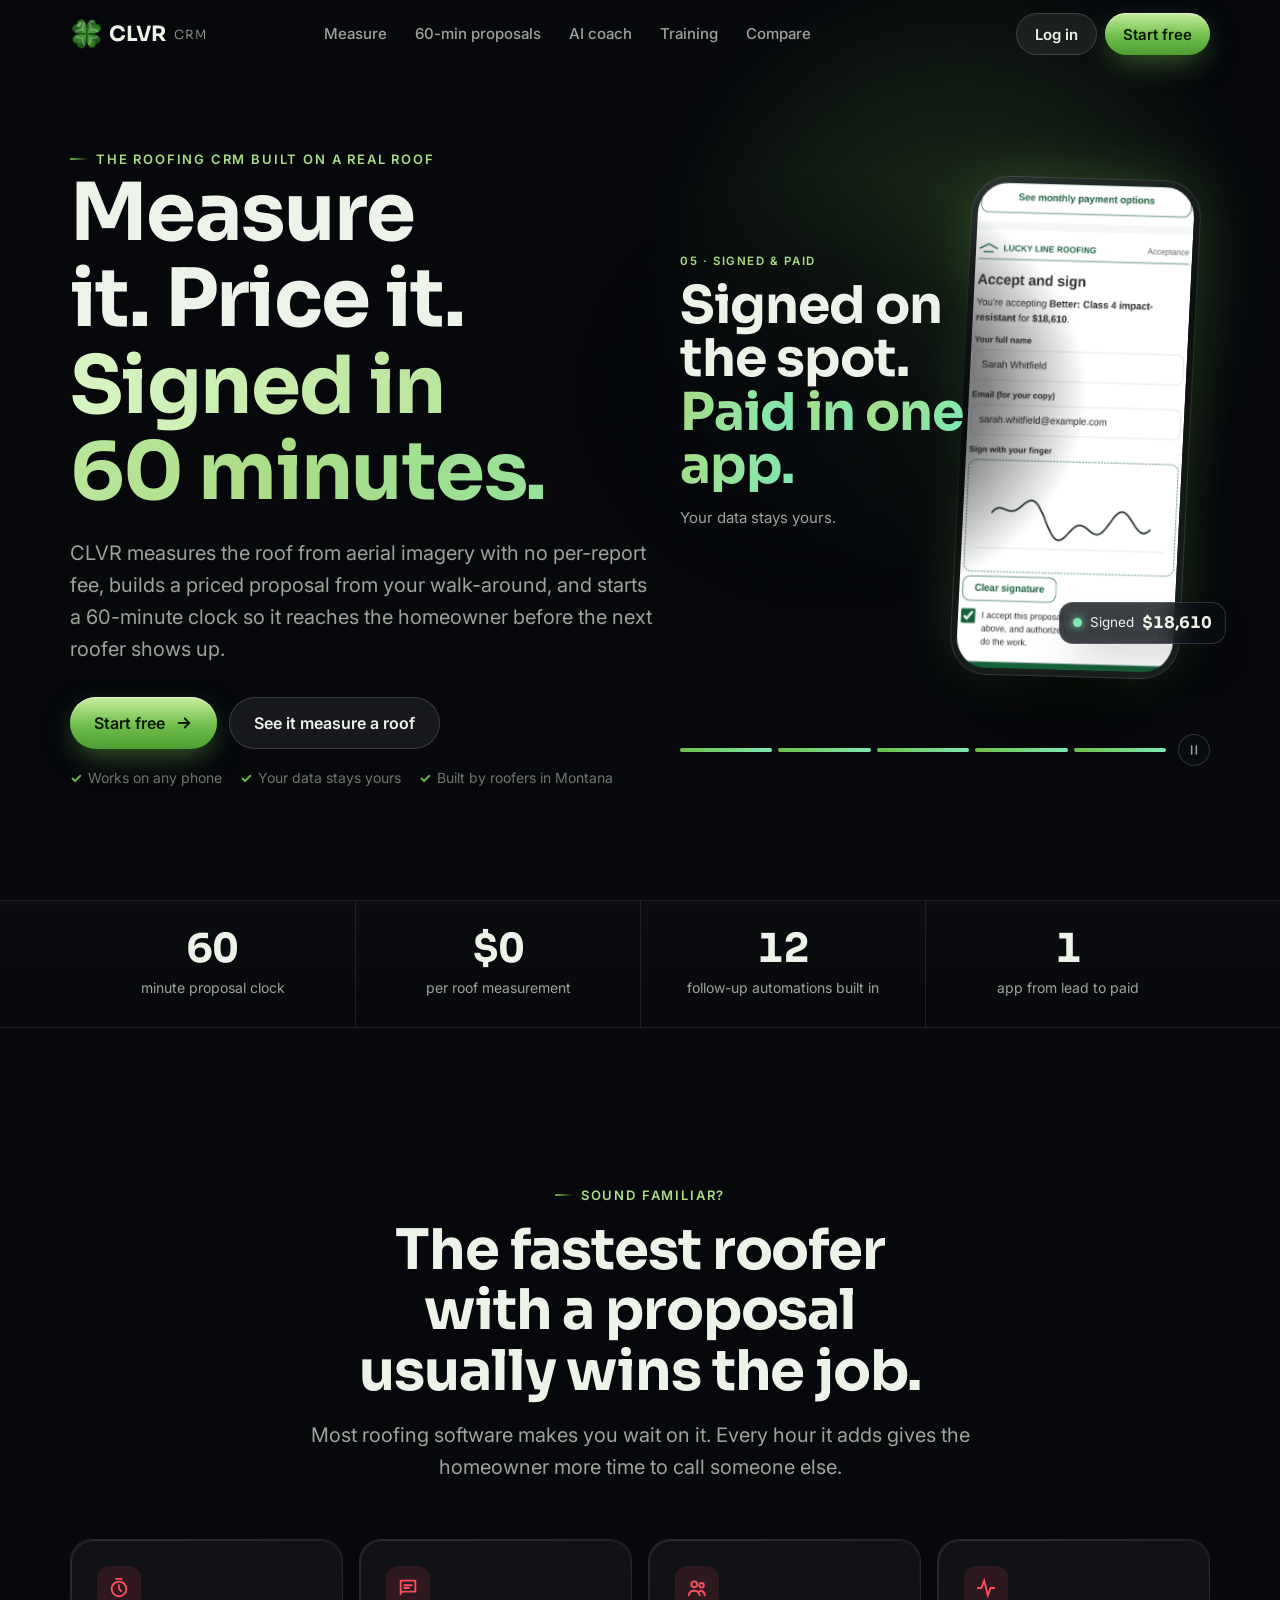
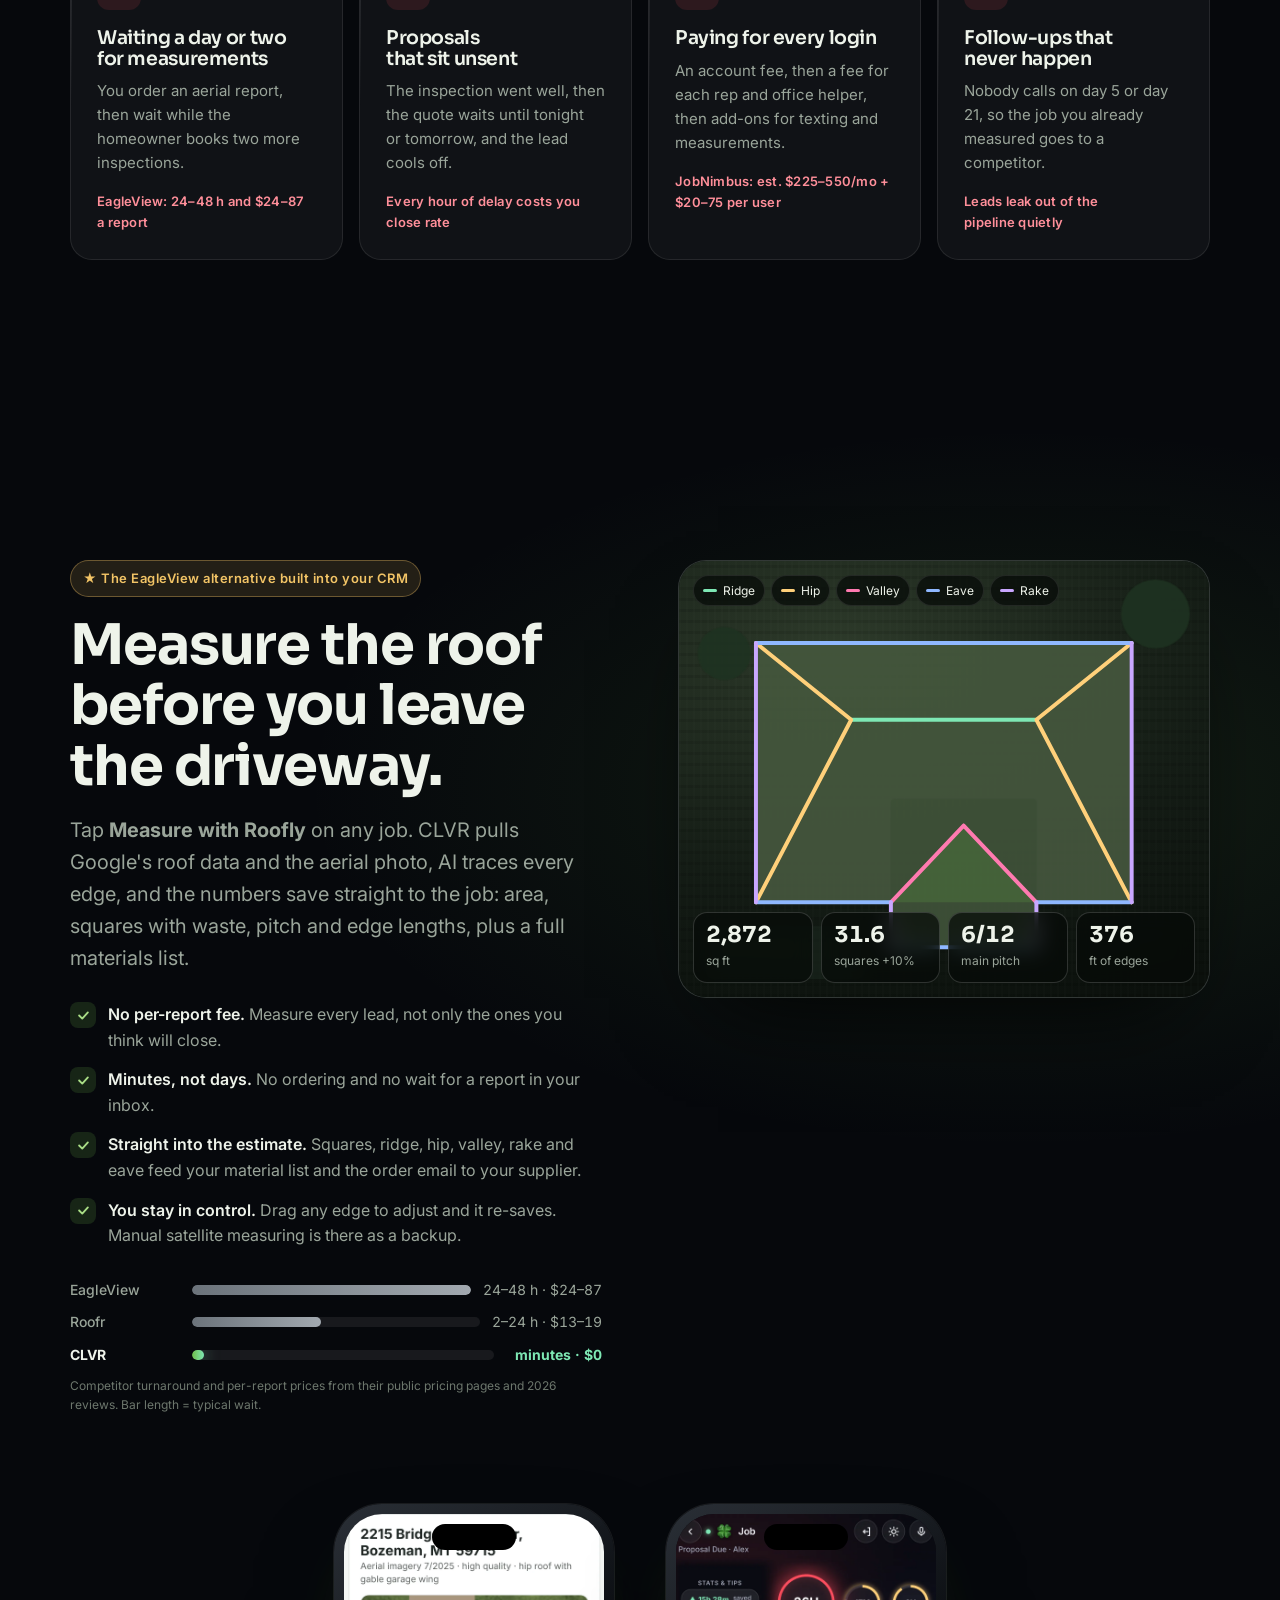
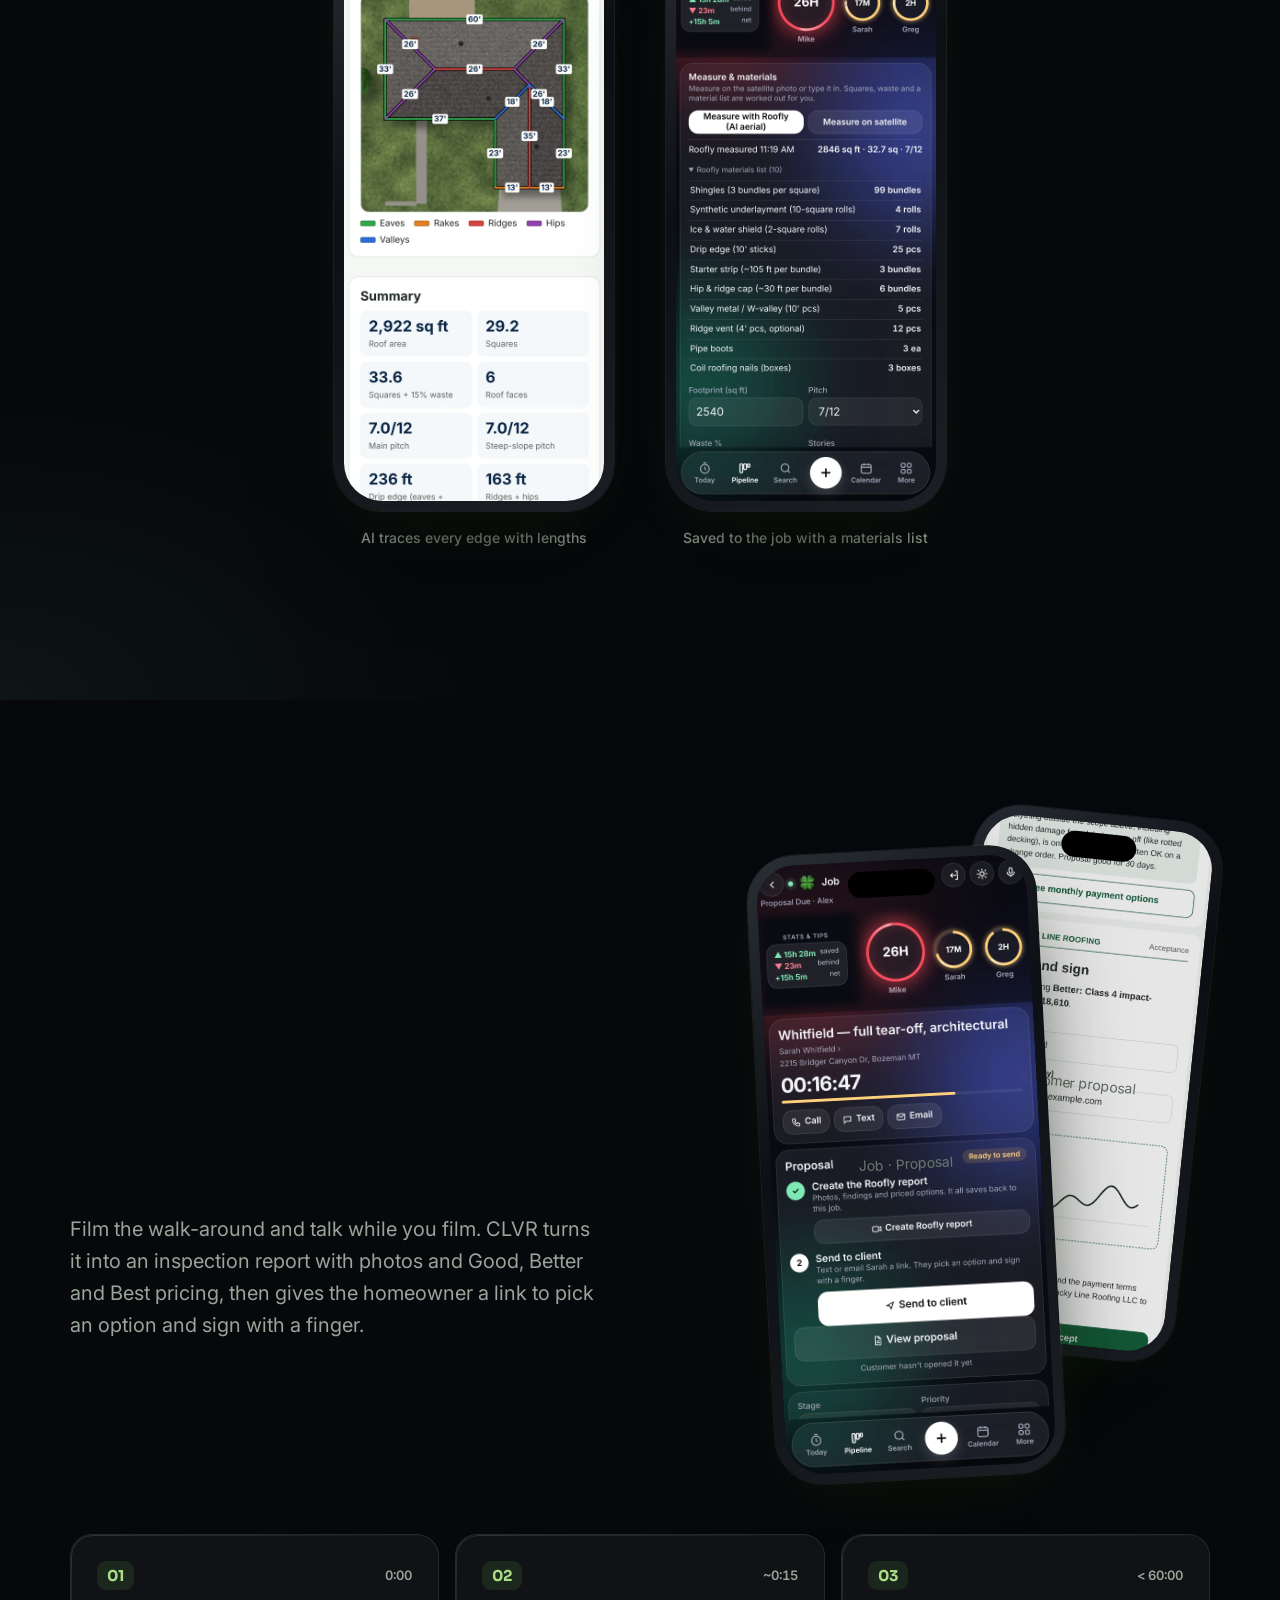
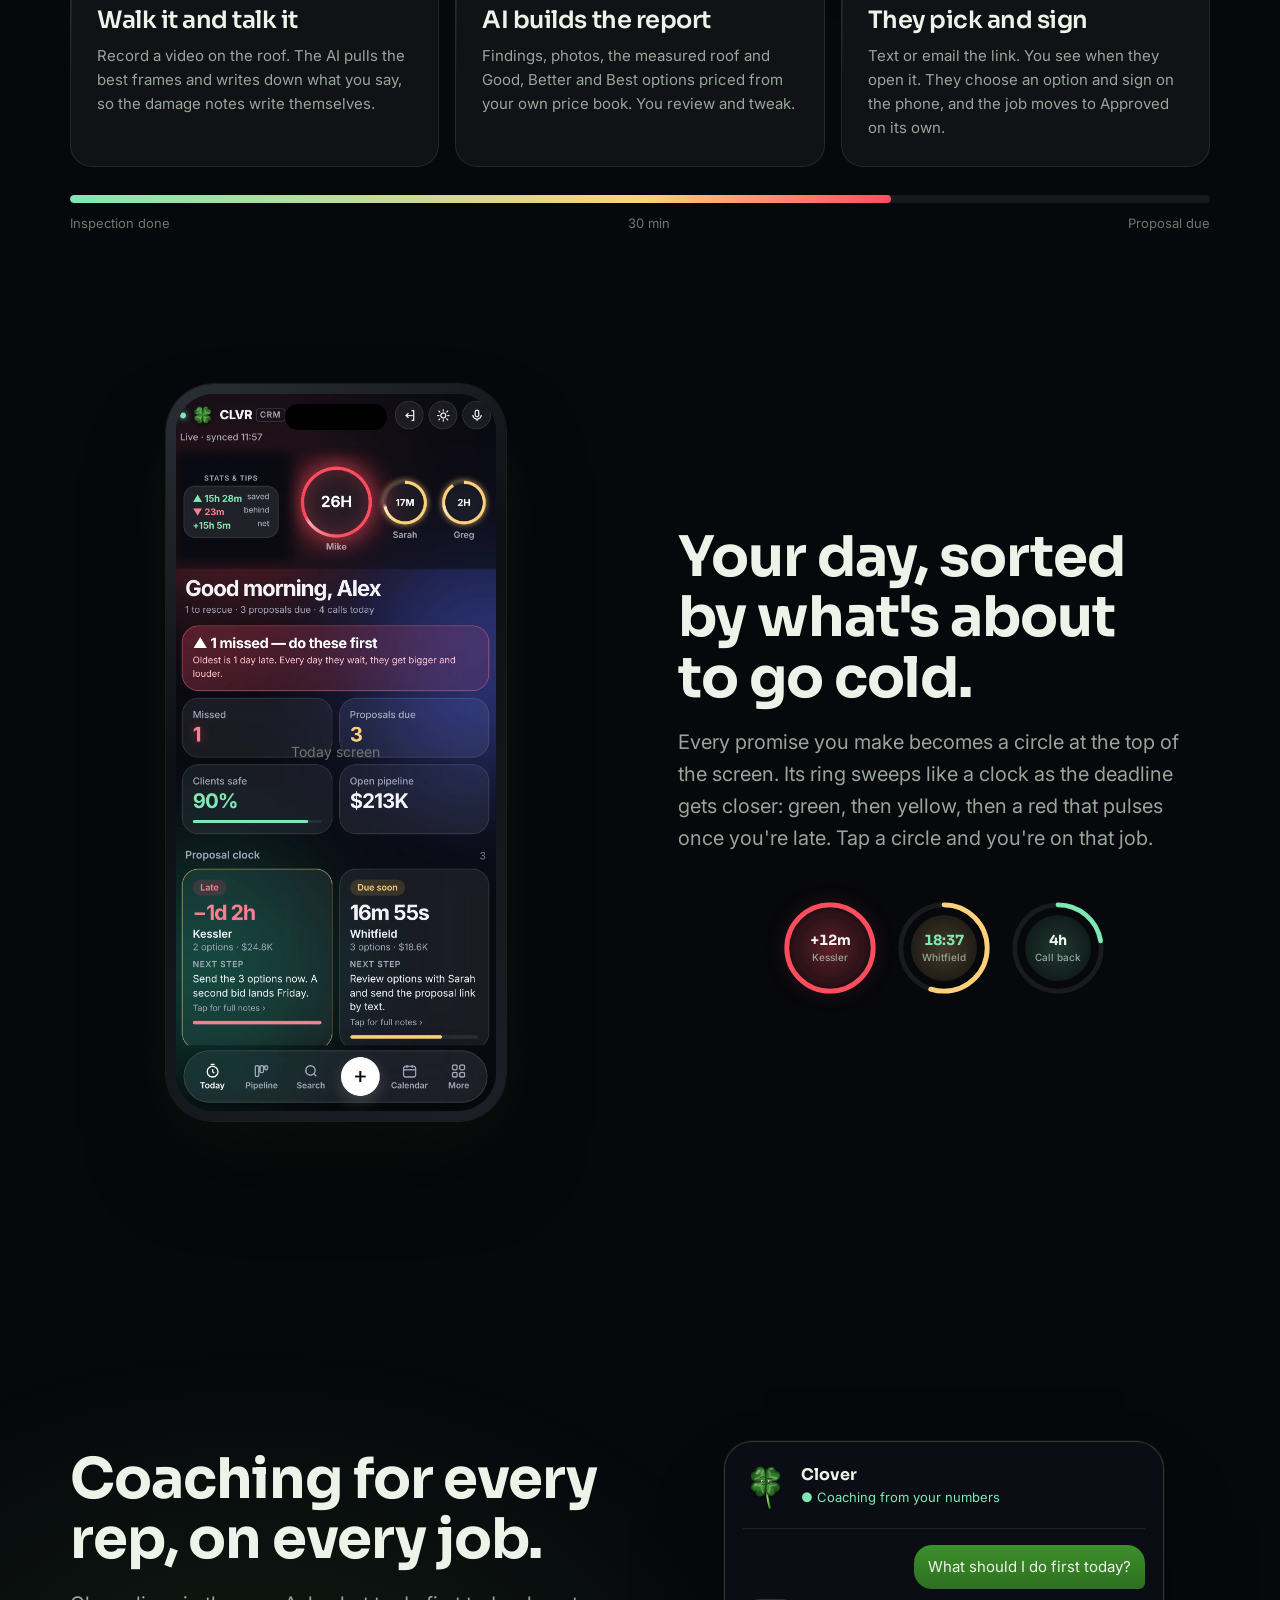
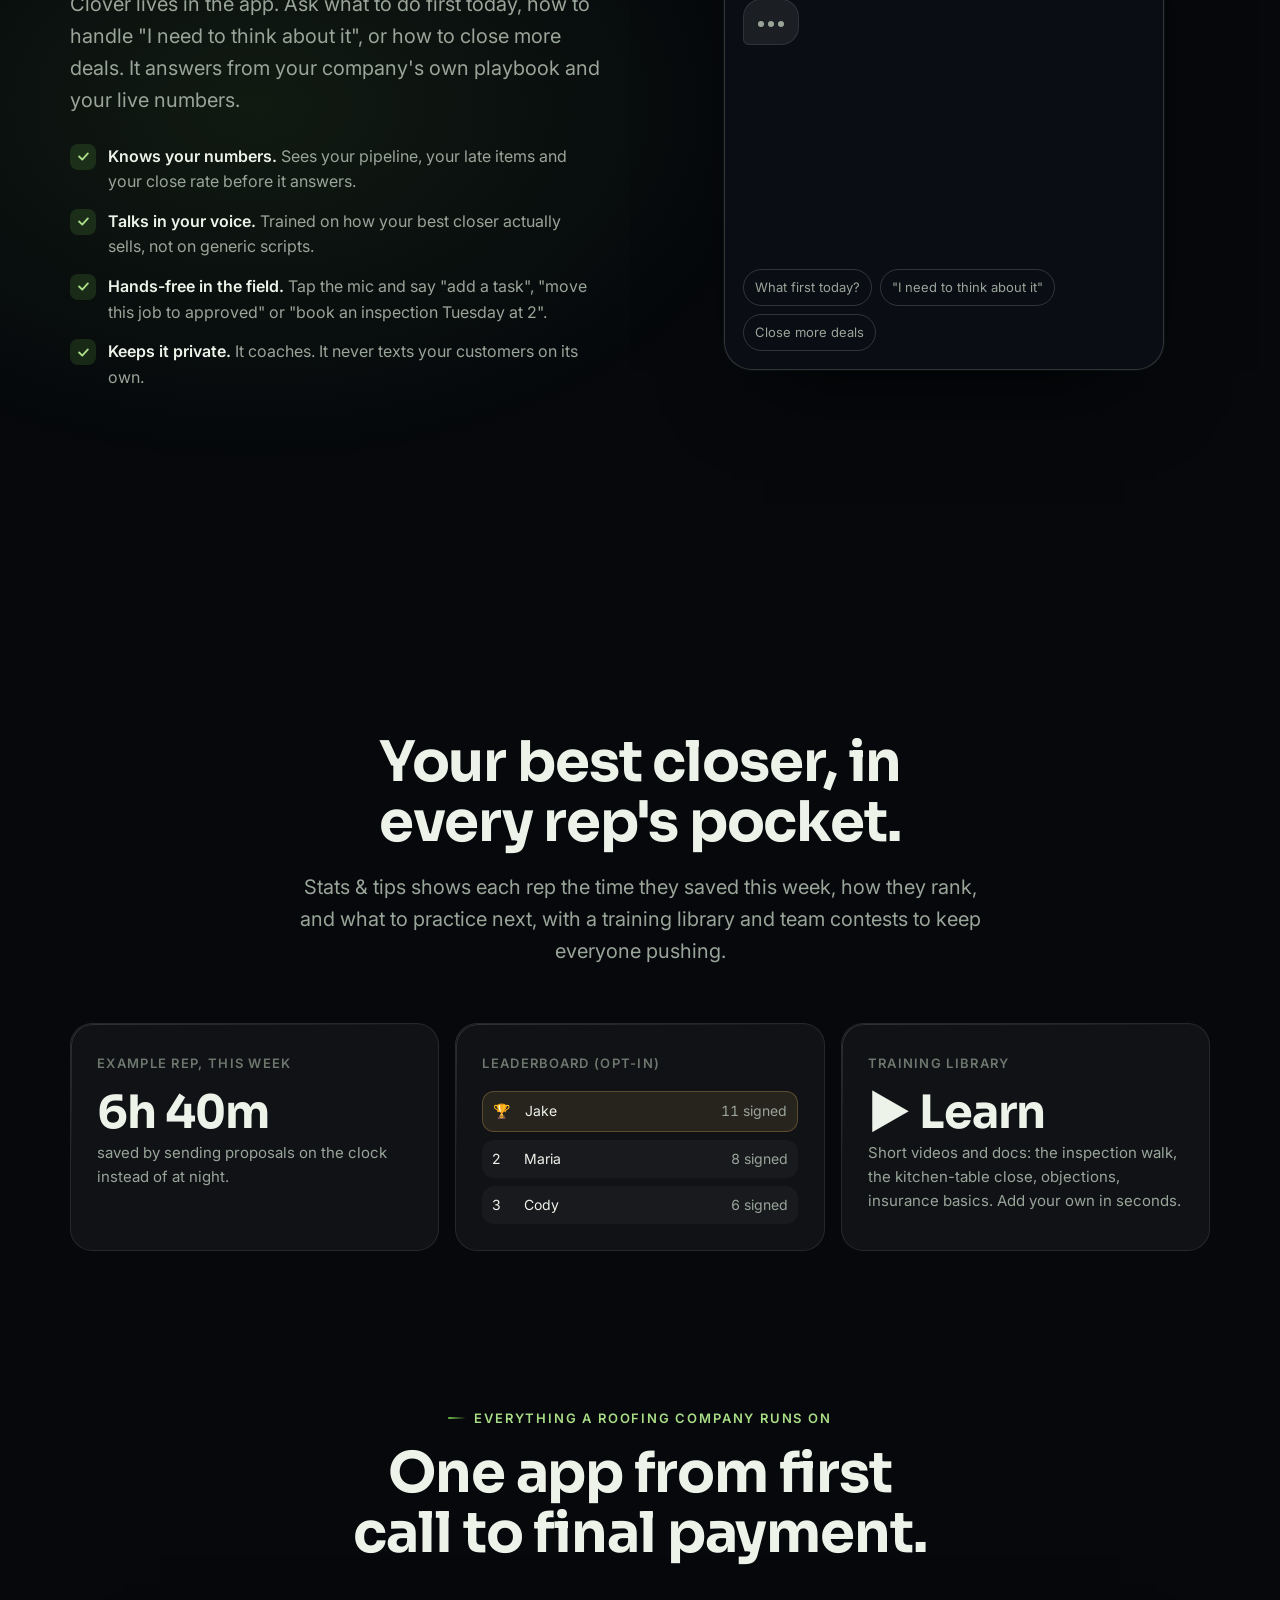
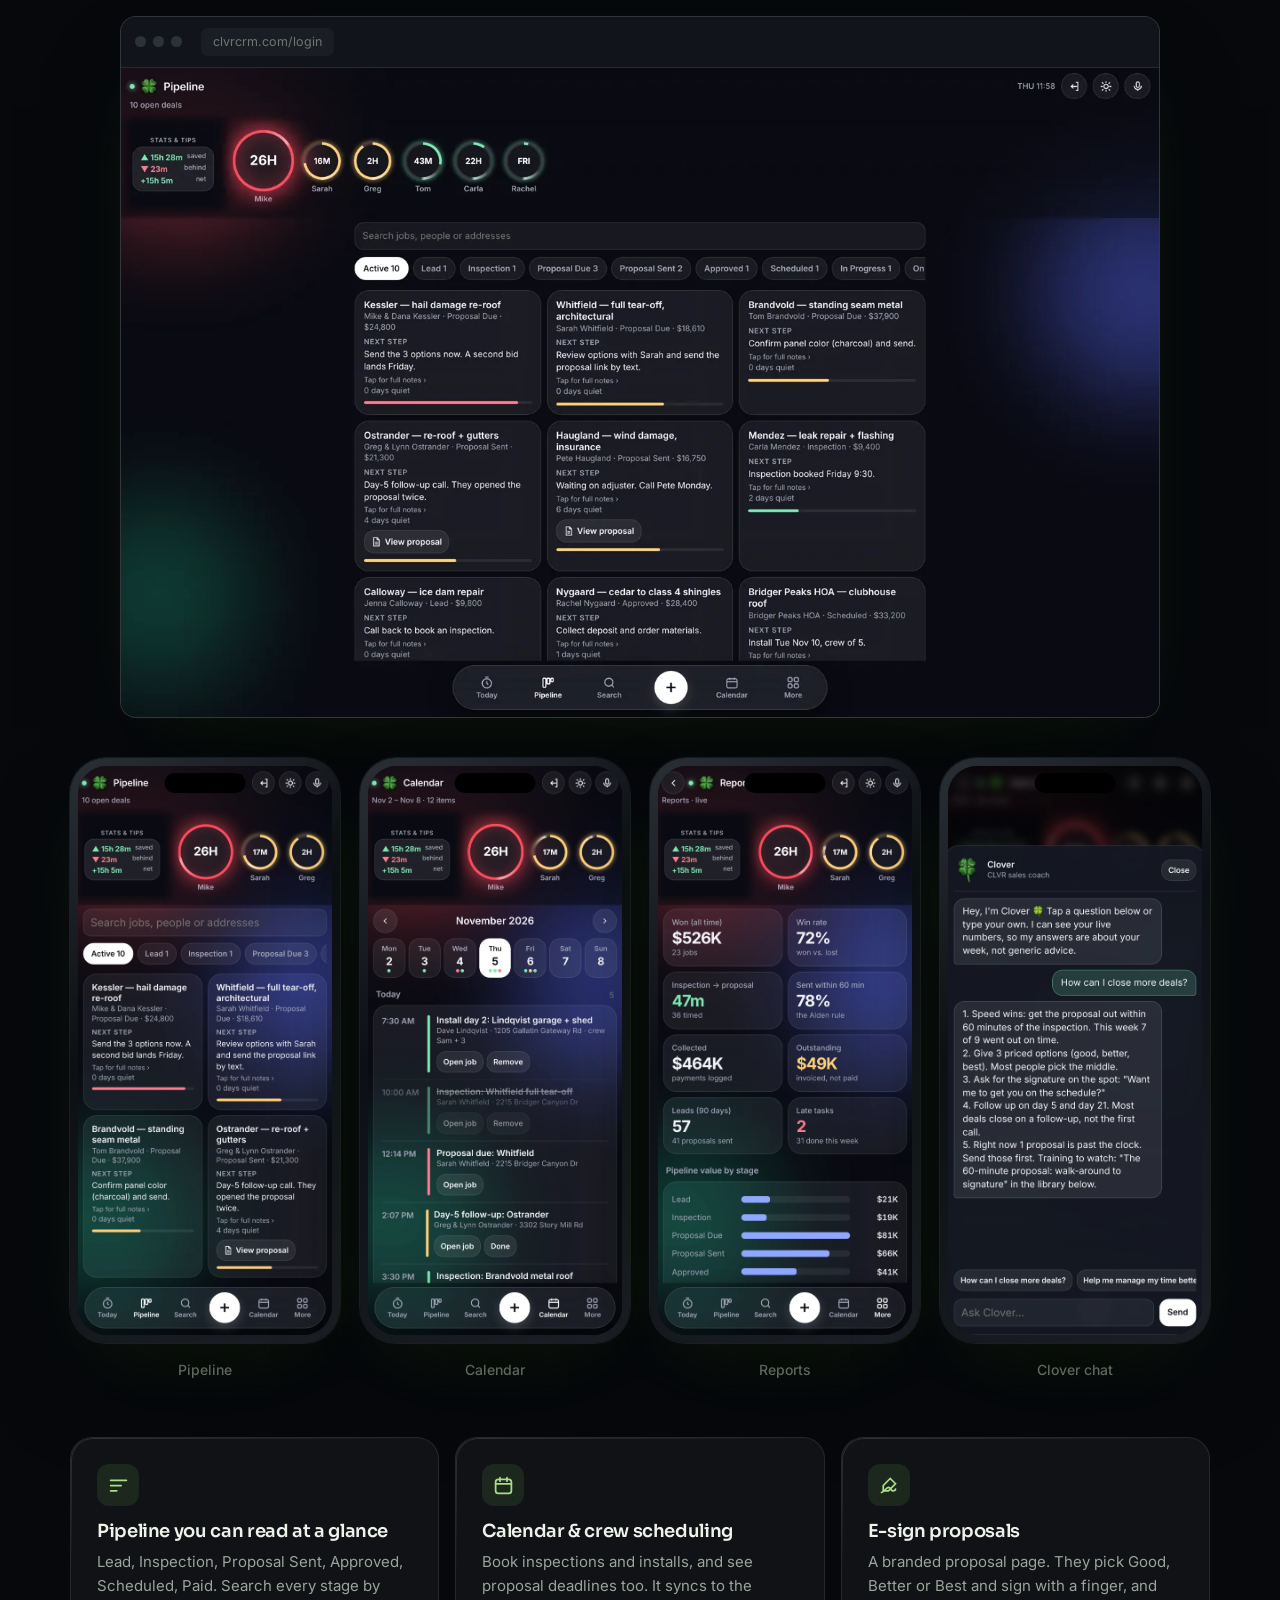
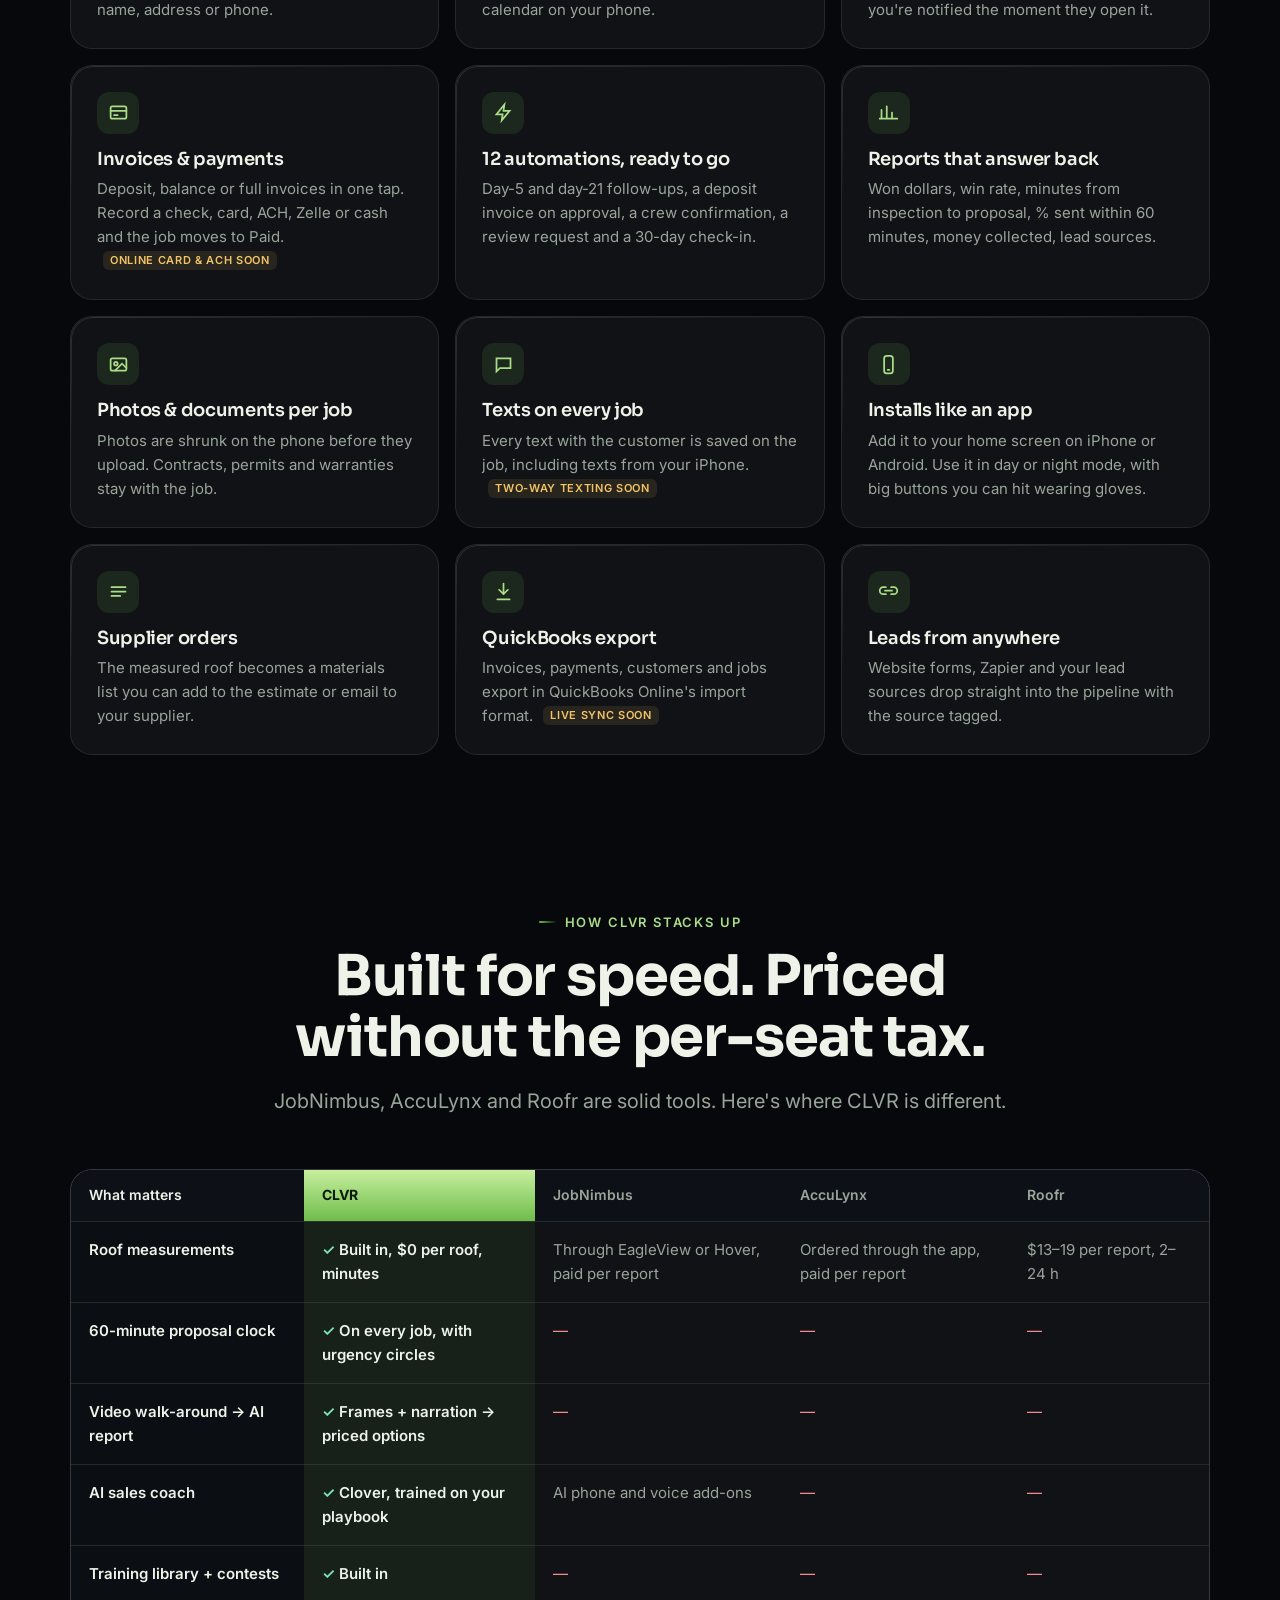
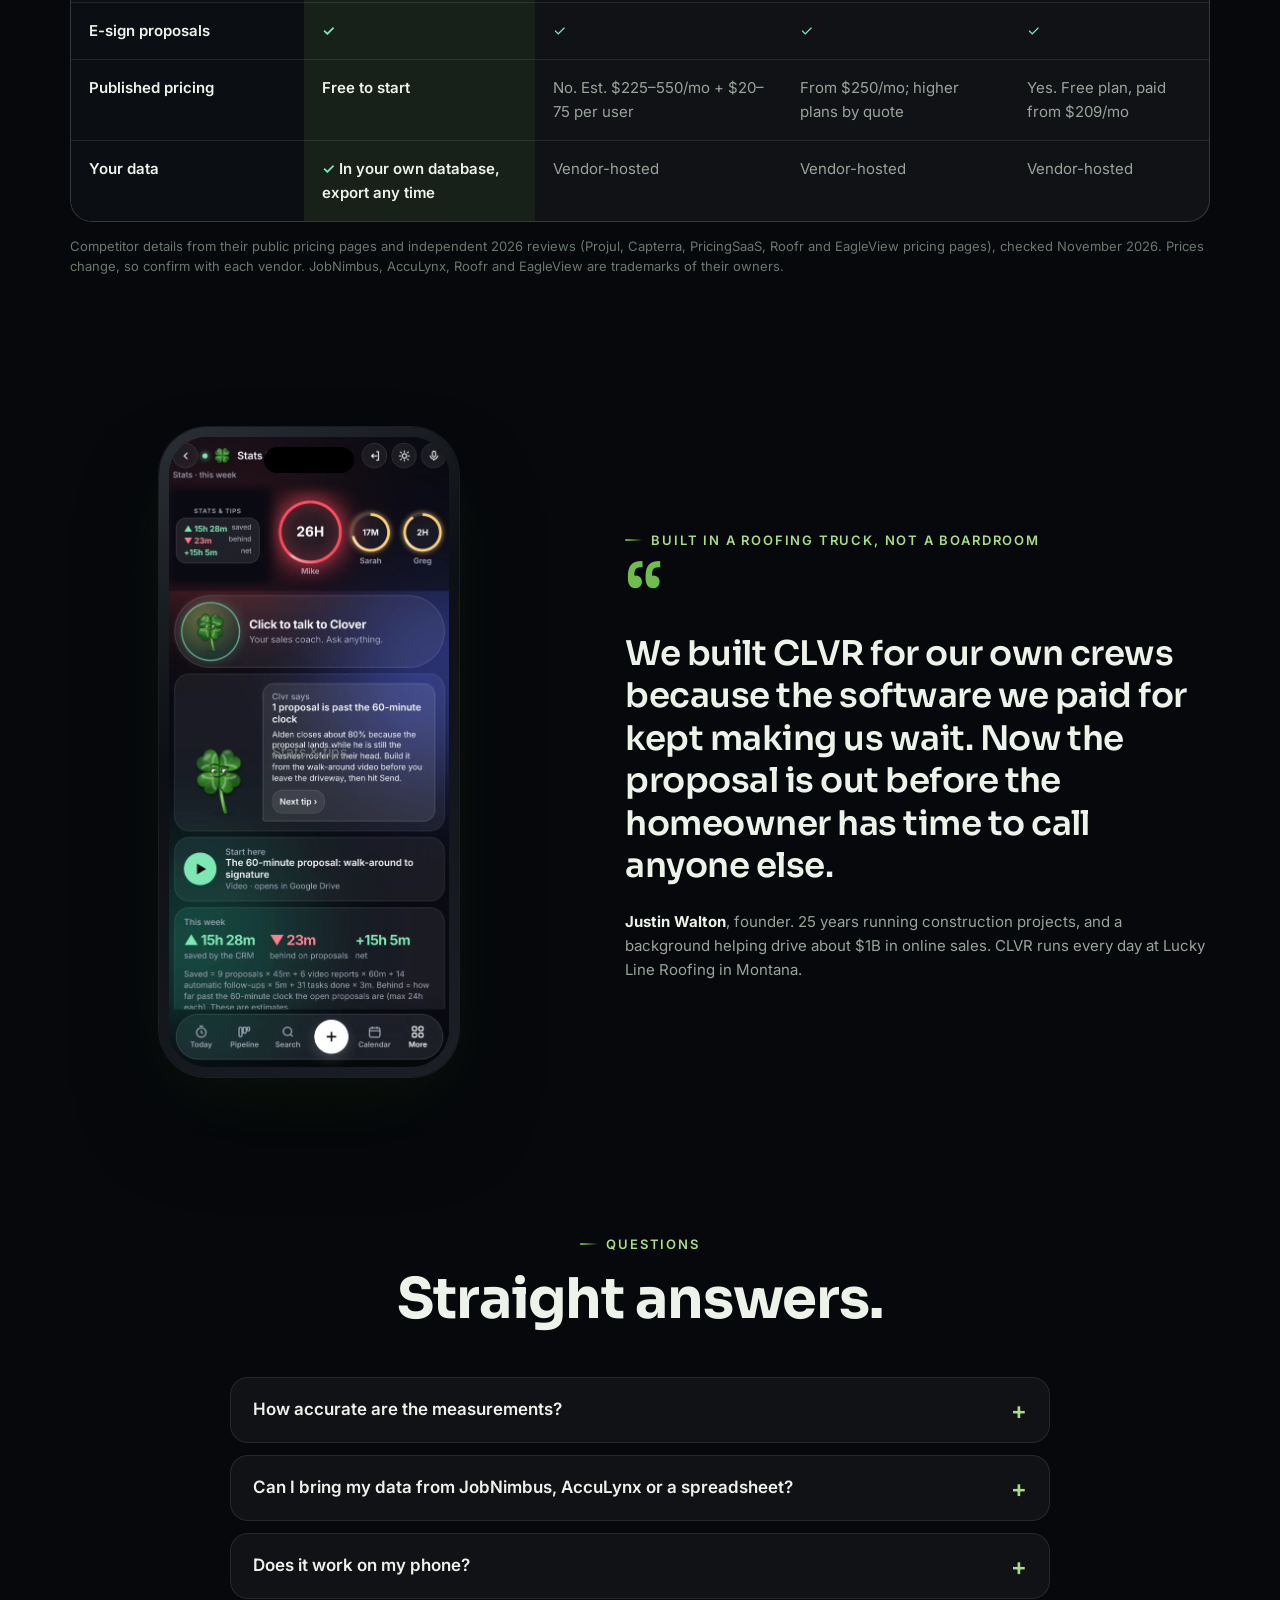
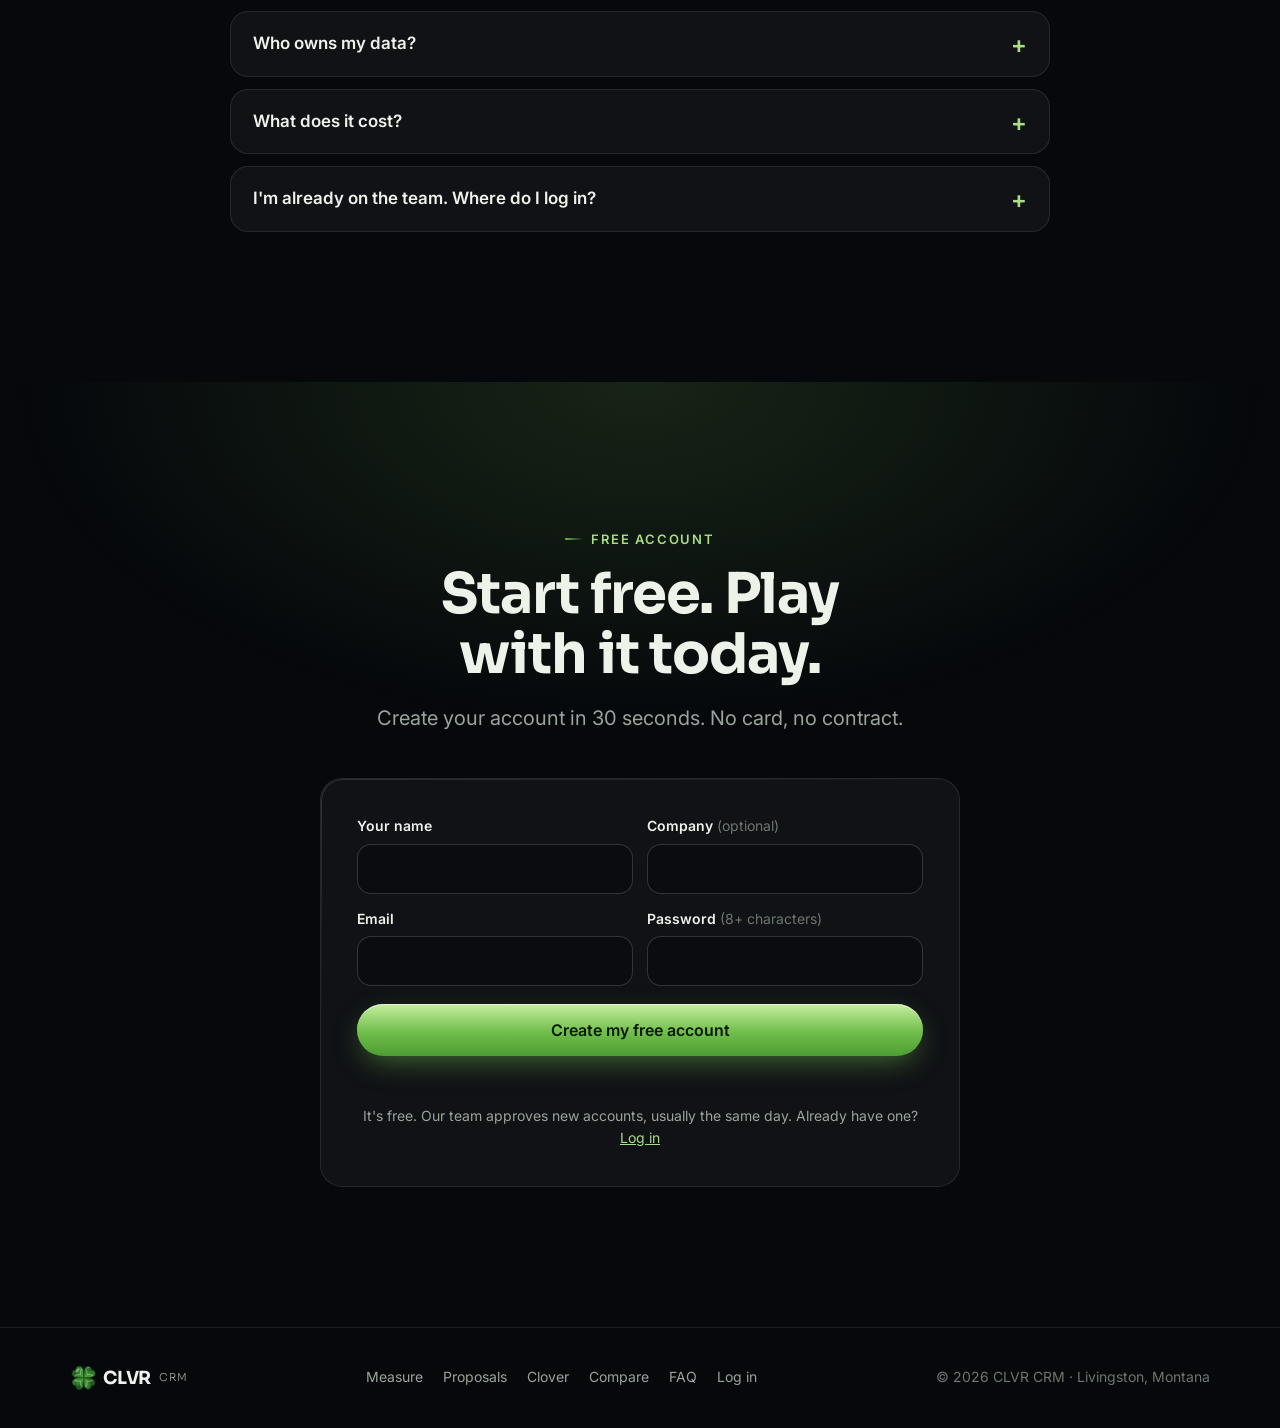
<file: index.html>
<!DOCTYPE html>
<html lang="en" class="no-js">
<head>
<meta charset="utf-8">
<script>
/* Installed-app shortcut: anyone who saved the old clvrcrm.com app to their home screen, or opens an app link like #today / #job-12, goes straight to the CRM. */
(function(){var h=location.hash,sa=matchMedia('(display-mode: standalone)').matches||navigator.standalone;
 if(sa||/^#(today|pipeline|people|search|add|inspect|calendar|more|stats|reports|texts|settings|team|addons|job-|contact-|inspect-|invoice-|thread-)/.test(h)){location.replace('/login/'+(h||'#today'))}
 document.documentElement.classList.remove('no-js');})();
</script>
<meta name="viewport" content="width=device-width,initial-scale=1,viewport-fit=cover">
<title>CLVR CRM: the roofing CRM that gets proposals out in 60 minutes</title>
<meta name="description" content="CLVR is the roofing CRM built inside a working roofing company. Measure the roof from aerial imagery with no per-report fee, send a priced, sign-ready proposal within 60 minutes, and let Clover, your AI sales coach, keep the crew closing.">
<meta name="theme-color" content="#06080c">
<link rel="canonical" href="https://clvrcrm.com/">
<meta property="og:type" content="website">
<meta property="og:title" content="CLVR CRM: measure, propose and close before you leave the driveway">
<meta property="og:description" content="The roofing CRM with built-in aerial measuring, a 60-minute proposal clock and an AI sales coach.">
<meta property="og:url" content="https://clvrcrm.com/">
<meta property="og:image" content="https://clvrcrm.com/img/og.png">
<meta name="twitter:card" content="summary_large_image">
<link rel="icon" href="img/mark.svg" type="image/svg+xml">
<link rel="apple-touch-icon" href="icons/icon-180.png">
<link rel="preconnect" href="https://fonts.googleapis.com">
<link rel="preconnect" href="https://fonts.gstatic.com" crossorigin>
<link rel="stylesheet" href="https://fonts.googleapis.com/css2?family=Inter:wght@400;500;600;700&family=Sora:wght@500;600;700&display=swap">
<link rel="stylesheet" href="css/site.css?v=5">
<script type="importmap">{"imports":{"three":"./vendor/three/three.module.min.js","three/addons/":"./vendor/three/addons/"}}</script>
</head>
<body>

<header class="nav" id="nav">
  <div class="wrap">
    <a class="brand" href="#top" aria-label="CLVR CRM home"><img src="img/mark.svg" width="34" height="34" alt="">CLVR<i>CRM</i></a>
    <nav class="links" aria-label="Sections">
      <a href="#measure">Measure</a><a href="#proposals">60-min proposals</a><a href="#clover">AI coach</a><a href="#training">Training</a><a href="#compare">Compare</a>
    </nav>
    <div class="acts">
      <a class="btn g sm" id="loginTop" href="/login/">Log in</a>
      <a class="btn p sm" href="#start" data-cta="nav">Start free</a>
    </div>
  </div>
</header>

<main id="top">
<!-- HERO: logo top-left → headline → CTA (the golden triangle), the living clover + clock ring on the right -->
<section class="hero" aria-labelledby="h1">
  <div class="aura" aria-hidden="true"></div>
  <div class="wrap">
    <div class="txt">
      <span class="eyebrow rv">The roofing CRM built on a real roof</span>
      <h1 id="h1" class="rv d1">Measure it. Price it. <span class="grad">Signed in 60&nbsp;minutes.</span></h1>
      <p class="lede rv d2">CLVR measures the roof from aerial imagery with no per-report fee, builds a priced proposal from your walk-around, and starts a 60-minute clock so it reaches the homeowner before the next roofer shows up.</p>
      <div class="ctas rv d3">
        <a class="btn p" href="#start" data-cta="hero">Start free
          <svg viewBox="0 0 24 24" fill="none" stroke="currentColor" stroke-width="2.4" stroke-linecap="round"><path d="M5 12h14M13 6l6 6-6 6"/></svg></a>
        <a class="btn g" href="#measure" data-cta="hero-see">See it measure a roof</a>
      </div>
      <div class="micro rv d3"><span>Works on any phone</span><span>Your data stays yours</span><span>Built by roofers in Montana</span></div>
    </div>
    <!-- FILM: 5 real app screens fly in, camera pushes in, words animate over the scene -->
    <div class="film" id="film" role="region" aria-roledescription="carousel" aria-label="Top 5 reasons roofers switch to CLVR">
      <div class="f-stage">
        <div class="f-glow" aria-hidden="true"></div>
        <div class="f-scene on" data-i="0">
          <div class="f-phone"><div class="scr"><img src="shots/roofly-measure.webp" alt="Roofly roof report with traced edges, squares and pitch" style="--ox:50%;--oy:30%"><i class="tap" style="left:50%;top:30%"></i></div></div>
          <div class="f-chip" style="--x:58%;--y:72%"><b>29.2 sq</b> 7/12 pitch</div>
          <div class="f-words"><span class="f-k">01 &middot; Roof report</span><p class="f-h">Better roof report. <em>No wait. No fees.</em></p>
            <a class="byr" href="https://useroofly.com" target="_blank" rel="noopener" data-cta="film-roofly"><span class="pw">Powered by</span><svg viewBox="0 0 100 100" aria-hidden="true"><path d="M14 54 L50 22 L86 54" fill="none" stroke="currentColor" stroke-width="11"/><rect x="30" y="68" width="40" height="11" fill="currentColor"/></svg><b>Roofly</b><span>&middot; useroofly.com</span></a></div>
        </div>
        <div class="f-scene" data-i="1">
          <div class="f-phone"><div class="scr"><img src="shots/job-proposal.webp" alt="CLVR job with the 60-minute proposal clock and Send to client" loading="lazy" style="--ox:50%;--oy:55%"><i class="tap" style="left:50%;top:72%"></i></div></div>
          <div class="f-chip red" style="--x:52%;--y:36%"><span class="dot"></span>Proposal due <b id="heroClock">59:59</b></div>
          <div class="f-words"><span class="f-k">02 &middot; Proposal clock</span><p class="f-h">Proposal out <em>in 60 minutes.</em></p><span class="f-s">Before the next roofer even shows up.</span></div>
        </div>
        <div class="f-scene" data-i="2">
          <div class="f-phone"><div class="scr"><img src="shots/proposal-page.webp" alt="Customer proposal with Good and Better priced options" loading="lazy" style="--ox:50%;--oy:62%"><i class="tap" style="left:50%;top:62%"></i></div></div>
          <div class="f-chip" style="--x:54%;--y:46%"><b>Good &middot; Better &middot; Best</b></div>
          <div class="f-words"><span class="f-k">03 &middot; Walk-around</span><p class="f-h">Film the roof. <em>Get priced options.</em></p><span class="f-s">AI turns your video into the report.</span></div>
        </div>
        <div class="f-scene" data-i="3">
          <div class="f-phone"><div class="scr"><img src="shots/clover-chat.webp" alt="Clover AI coach answering how to close more deals" loading="lazy" style="--ox:50%;--oy:40%"><i class="tap" style="left:76%;top:37%"></i></div></div>
          <div class="f-chip" style="--x:50%;--y:24%"><img src="img/mark.svg" alt="" width="18" height="18">&ldquo;How do I close more?&rdquo;</div>
          <div class="f-words"><span class="f-k">04 &middot; AI sales coach</span><p class="f-h">Clover coaches <em>every rep.</em></p><span class="f-s">Training and contests built in.</span></div>
        </div>
        <div class="f-scene" data-i="4">
          <div class="f-phone"><div class="scr"><img src="shots/proposal-sign.webp" alt="Homeowner signing and accepting the proposal" loading="lazy" style="--ox:50%;--oy:80%"><i class="tap" style="left:50%;top:95%"></i></div></div>
          <div class="f-chip ok" style="--x:52%;--y:62%"><span class="dot"></span>Signed <b>$18,610</b></div>
          <div class="f-words"><span class="f-k">05 &middot; Signed &amp; paid</span><p class="f-h">Signed on the spot. <em>Paid in one app.</em></p><span class="f-s">Your data stays yours.</span></div>
        </div>
      </div>
      <div class="f-bar">
        <div class="segs">
          <button type="button" class="run" aria-label="1: Better roof report, no wait, no fees" aria-current="true"><i></i></button>
          <button type="button" aria-label="2: Proposal out in 60 minutes"><i></i></button>
          <button type="button" aria-label="3: Film the roof, get priced options"><i></i></button>
          <button type="button" aria-label="4: Clover AI sales coach"><i></i></button>
          <button type="button" aria-label="5: Signed and paid in one app"><i></i></button>
        </div>
        <button class="reel-pp" id="reelPP" type="button" aria-label="Pause"><svg viewBox="0 0 24 24" aria-hidden="true"><path class="ps" d="M8 5v14M16 5v14"/><path class="pl" d="M7 5l12 7-12 7z"/></svg></button>
      </div>
    </div>
  </div>
</section>

<!-- PROOF -->
<section class="proof" aria-label="At a glance">
  <div class="wrap">
    <div class="s rv"><b data-count="60">60</b><span>minute proposal clock</span></div>
    <div class="s rv d1"><b>$0</b><span>per roof measurement</span></div>
    <div class="s rv d2"><b data-count="12">12</b><span>follow-up automations built in</span></div>
    <div class="s rv d3"><b>1</b><span>app from lead to paid</span></div>
  </div>
</section>

<!-- PAIN -->
<section class="sec" id="why" aria-labelledby="h-pain">
  <div class="wrap">
    <div class="head c">
      <span class="eyebrow rv">Sound familiar?</span>
      <h2 id="h-pain" class="rv d1">The fastest roofer with a proposal usually wins the job.</h2>
      <p class="lede rv d2">Most roofing software makes you wait on it. Every hour it adds gives the homeowner more time to call someone else.</p>
    </div>
    <div class="pains">
      <article class="card pain rv"><div class="ic"><svg viewBox="0 0 24 24" fill="none" stroke="currentColor" stroke-width="2" stroke-linecap="round"><circle cx="12" cy="13" r="8"/><path d="M12 9v4l2.5 2.5M9 2h6"/></svg></div>
        <h3>Waiting a day or two for measurements</h3><p>You order an aerial report, then wait while the homeowner books two more inspections.</p><p class="cost">EagleView: 24–48 h and $24–87 a report</p></article>
      <article class="card pain rv d1"><div class="ic"><svg viewBox="0 0 24 24" fill="none" stroke="currentColor" stroke-width="2" stroke-linecap="round"><path d="M4 4h16v12H5.5L4 18z"/><path d="M8 9h8M8 12h5"/></svg></div>
        <h3>Proposals that sit unsent</h3><p>The inspection went well, then the quote waits until tonight or tomorrow, and the lead cools off.</p><p class="cost">Every hour of delay costs you close rate</p></article>
      <article class="card pain rv d2"><div class="ic"><svg viewBox="0 0 24 24" fill="none" stroke="currentColor" stroke-width="2" stroke-linecap="round"><circle cx="9" cy="8" r="3.2"/><circle cx="17" cy="9" r="2.5"/><path d="M3 20c.6-3.4 3-5 6-5s5.4 1.6 6 5M15 15.4c2.6-.4 5 1 5.6 4.6"/></svg></div>
        <h3>Paying for every login</h3><p>An account fee, then a fee for each rep and office helper, then add-ons for texting and measurements.</p><p class="cost">JobNimbus: est. $225–550/mo + $20–75 per user</p></article>
      <article class="card pain rv d3"><div class="ic"><svg viewBox="0 0 24 24" fill="none" stroke="currentColor" stroke-width="2" stroke-linecap="round"><path d="M3 12h4l3-8 4 16 3-8h4"/></svg></div>
        <h3>Follow-ups that never happen</h3><p>Nobody calls on day 5 or day 21, so the job you already measured goes to a competitor.</p><p class="cost">Leads leak out of the pipeline quietly</p></article>
    </div>
  </div>
</section>

<!-- MEASURE (the EagleView competitor) -->
<section class="sec measure" id="measure" aria-labelledby="h-measure">
  <div class="wrap split">
    <div class="txt">
      <span class="badge rv">★ The EagleView alternative built into your CRM</span>
      <h2 id="h-measure" class="rv d1" style="margin-top:18px">Measure the roof before you leave the driveway.</h2>
      <p class="lede rv d2">Tap <b>Measure with Roofly</b> on any job. CLVR pulls Google's roof data and the aerial photo, AI traces every edge, and the numbers save straight to the job: area, squares with waste, pitch and edge lengths, plus a full materials list.</p>
      <ul class="ticks rv d3">
        <li><div><b>No per-report fee.</b> <span>Measure every lead, not only the ones you think will close.</span></div></li>
        <li><div><b>Minutes, not days.</b> <span>No ordering and no wait for a report in your inbox.</span></div></li>
        <li><div><b>Straight into the estimate.</b> <span>Squares, ridge, hip, valley, rake and eave feed your material list and the order email to your supplier.</span></div></li>
        <li><div><b>You stay in control.</b> <span>Drag any edge to adjust and it re-saves. Manual satellite measuring is there as a backup.</span></div></li>
      </ul>
      <div class="race rv" id="race" aria-label="Time and cost to get roof measurements">
        <div class="row"><span class="nm">EagleView</span><div class="bar"><i data-w="100"></i></div><span class="val">24–48 h · $24–87</span></div>
        <div class="row"><span class="nm">Roofr</span><div class="bar"><i data-w="45"></i></div><span class="val">2–24 h · $13–19</span></div>
        <div class="row me"><span class="nm">CLVR</span><div class="bar"><i data-w="4"></i></div><span class="val">minutes · $0</span></div>
        <span class="note">Competitor turnaround and per-report prices from their public pricing pages and 2026 reviews. Bar length = typical wait.</span>
      </div>
    </div>
    <div class="media rv d1">
      <div class="roofbox" id="roofbox">
        <div class="sat"></div>
        <svg viewBox="0 0 400 330" aria-hidden="true">
          <!-- a hip roof with a cross gable, traced like Roofly does -->
          <g opacity=".9">
            <rect x="58" y="62" width="284" height="196" rx="4" fill="#3b3f3c"/>
            <rect x="160" y="180" width="110" height="112" rx="3" fill="#353936"/>
            <rect x="20" y="276" width="120" height="40" rx="6" fill="#1d2a20" opacity=".6"/>
            <circle cx="360" cy="40" r="26" fill="#1f3322"/><circle cx="34" cy="70" r="20" fill="#1f3322"/>
          </g>
          <polygon class="facet" points="58,62 342,62 270,120 130,120"/>
          <polygon class="facet" points="58,258 130,120 270,120 342,258" style="transition-delay:.15s"/>
          <polygon class="facet" points="58,62 130,120 58,258" style="transition-delay:.3s"/>
          <polygon class="facet" points="342,62 270,120 342,258" style="transition-delay:.45s"/>
          <polygon class="facet" points="160,258 215,200 270,258 270,292 160,292" style="transition-delay:.6s"/>
          <g class="edges">
            <path class="edge" stroke="#7ee8b4" d="M130 120 H270"/>
            <path class="edge" stroke="#ffd07a" d="M58 62 L130 120 M342 62 L270 120 M58 258 L130 120 M342 258 L270 120"/>
            <path class="edge" stroke="#ff7ab0" d="M215 200 L160 258 M215 200 L270 258"/>
            <path class="edge" stroke="#8fb8ff" d="M58 62 H342 M58 258 H160 M270 258 H342 M160 292 H270"/>
            <path class="edge" stroke="#c9a7ff" d="M58 62 V258 M342 62 V258 M160 258 V292 M270 258 V292"/>
          </g>
        </svg>
        <div class="scan"></div>
        <div class="legend"><span><i style="background:#7ee8b4"></i>Ridge</span><span><i style="background:#ffd07a"></i>Hip</span><span><i style="background:#ff7ab0"></i>Valley</span><span><i style="background:#8fb8ff"></i>Eave</span><span><i style="background:#c9a7ff"></i>Rake</span></div>
        <div class="readout">
          <div><b data-to="3146" data-fmt="int">0</b><span>sq ft</span></div>
          <div><b data-to="34.6" data-fmt="1">0</b><span>squares +10%</span></div>
          <div><b>6/12</b><span>main pitch</span></div>
          <div><b data-to="412" data-fmt="int">0</b><span>ft of edges</span></div>
        </div>
      </div>
    </div>
  </div>
  <div class="wrap inapp">
    <figure class="rv"><div class="phone"><div class="scr"><img src="shots/roofly-measure.webp" alt="Roofly measure: the roof traced with eaves, rakes, ridges, hips and valleys, plus the area, squares and pitch" loading="lazy"></div></div><figcaption>AI traces every edge with lengths</figcaption></figure>
    <figure class="rv d1"><div class="phone"><div class="scr"><img src="shots/job-measure.webp" alt="CLVR job showing Roofly measured squares, pitch and the full materials list" loading="lazy"></div></div><figcaption>Saved to the job with a materials list</figcaption></figure>
  </div>
</section>

<!-- 60-MINUTE PROPOSALS -->
<section class="sec" id="proposals" aria-labelledby="h-prop">
  <div class="wrap">
    <div class="split">
      <div class="txt">
        <span class="eyebrow rv">The 60-minute rule</span>
        <h2 id="h-prop" class="rv d1">Off the roof to a signed proposal in under an hour.</h2>
        <p class="lede rv d2">Film the walk-around and talk while you film. CLVR turns it into an inspection report with photos and Good, Better and Best pricing, then gives the homeowner a link to pick an option and sign with a finger.</p>
      </div>
      <div class="media rv d1">
        <div class="duo">
          <div class="phone back"><div class="scr"><img src="shots/proposal-sign.webp" alt="Customer accepting a proposal and signing with a finger" loading="lazy" onerror="this.remove()"><div class="ph">Customer proposal</div></div></div>
          <div class="phone front"><div class="scr"><img src="shots/job-proposal.webp" alt="CLVR job screen with the proposal steps and the 60-minute clock" loading="lazy" onerror="this.remove()"><div class="ph">Job · Proposal</div></div></div>
        </div>
      </div>
    </div>
    <div class="steps">
      <article class="card step rv"><div class="n"><span>0:00</span></div><h3>Walk it and talk it</h3><p>Record a video on the roof. The AI pulls the best frames and writes down what you say, so the damage notes write themselves.</p></article>
      <article class="card step rv d1"><div class="n"><span>~0:15</span></div><h3>AI builds the report</h3><p>Findings, photos, the measured roof and Good, Better and Best options priced from your own price book. You review and tweak.</p></article>
      <article class="card step rv d2"><div class="n"><span>&lt; 60:00</span></div><h3>They pick and sign</h3><p>Text or email the link. You see when they open it. They choose an option and sign on the phone, and the job moves to Approved on its own.</p></article>
    </div>
    <div class="timeline" aria-hidden="true"><i id="tl"></i></div>
    <div class="tl-lab" aria-hidden="true"><span>Inspection done</span><span>30 min</span><span>Proposal due</span></div>
  </div>
</section>

<!-- URGENCY -->
<section class="sec" id="urgency" aria-labelledby="h-urg" style="padding-top:0">
  <div class="wrap split rev">
    <div class="txt">
      <span class="eyebrow rv">Nothing slips</span>
      <h2 id="h-urg" class="rv d1">Your day, sorted by what's about to go cold.</h2>
      <p class="lede rv d2">Every promise you make becomes a circle at the top of the screen. Its ring sweeps like a clock as the deadline gets closer: green, then yellow, then a red that pulses once you're late. Tap a circle and you're on that job.</p>
      <div class="orbs rv d3" aria-label="Example urgency circles">
        <div class="orb r"><svg viewBox="0 0 100 100"><circle class="bg" cx="50" cy="50" r="45"/><circle class="fg" cx="50" cy="50" r="45" style="stroke-dashoffset:0"/></svg><div class="core">+12m<small>Kessler</small></div></div>
        <div class="orb y"><svg viewBox="0 0 100 100"><circle class="bg" cx="50" cy="50" r="45"/><circle class="fg" id="orbY" cx="50" cy="50" r="45" style="stroke-dashoffset:90"/></svg><div class="core" id="orbYt">18:40<small>Whitfield</small></div></div>
        <div class="orb g"><svg viewBox="0 0 100 100"><circle class="bg" cx="50" cy="50" r="45"/><circle class="fg" cx="50" cy="50" r="45" style="stroke-dashoffset:220"/></svg><div class="core">4h<small>Call back</small></div></div>
      </div>
    </div>
    <div class="media rv d1"><div class="phone"><div class="scr"><img src="shots/today.webp" alt="CLVR Today screen with urgency circles and the task list" loading="lazy" onerror="this.remove()"><div class="ph">Today screen</div></div></div></div>
  </div>
</section>

<!-- CLOVER AI -->
<section class="sec" id="clover" aria-labelledby="h-clover" style="background:radial-gradient(900px 600px at 20% 50%,rgba(111,189,74,.1),transparent 60%)">
  <div class="wrap split">
    <div class="txt">
      <span class="eyebrow rv">Meet Clover, your AI sales coach</span>
      <h2 id="h-clover" class="rv d1">Coaching for every rep, on every job.</h2>
      <p class="lede rv d2">Clover lives in the app. Ask what to do first today, how to handle "I need to think about it", or how to close more deals. It answers from your company's own playbook and your live numbers.</p>
      <ul class="ticks rv d3">
        <li><div><b>Knows your numbers.</b> <span>Sees your pipeline, your late items and your close rate before it answers.</span></div></li>
        <li><div><b>Talks in your voice.</b> <span>Trained on how your best closer actually sells, not on generic scripts.</span></div></li>
        <li><div><b>Hands-free in the field.</b> <span>Tap the mic and say "add a task", "move this job to approved" or "book an inspection Tuesday at 2".</span></div></li>
        <li><div><b>Keeps it private.</b> <span>It coaches. It never texts your customers on its own.</span></div></li>
      </ul>
    </div>
    <div class="media rv d1">
      <div class="chat" id="chat" aria-label="Example chat with Clover">
        <div class="top"><img src="img/clvr.svg" alt="Clover, the CLVR mascot"><div><b>Clover</b><span>● Coaching from your numbers</span></div></div>
        <div class="msgs" id="msgs"></div>
        <div class="sugg"><span>What first today?</span><span>"I need to think about it"</span><span>Close more deals</span></div>
      </div>
    </div>
  </div>
</section>

<!-- TRAINING -->
<section class="sec" id="training" aria-labelledby="h-train">
  <div class="wrap">
    <div class="head c">
      <span class="eyebrow rv">Training and contests built in</span>
      <h2 id="h-train" class="rv d1">Your best closer, in every rep's pocket.</h2>
      <p class="lede rv d2">Stats &amp; tips shows each rep the time they saved this week, how they rank, and what to practice next, with a training library and team contests to keep everyone pushing.</p>
    </div>
    <div class="tiles">
      <article class="card tile rv"><span class="k">Example rep, this week</span><div class="big"><span data-count="6">6</span>h <span data-count="40">40</span>m</div><p>saved by sending proposals on the clock instead of at night.</p></article>
      <article class="card tile rv d1"><span class="k">Leaderboard (opt-in)</span>
        <div class="board"><div><span>🏆</span><span>Jake</span><em>11 signed</em></div><div><span>2</span><span>Maria</span><em>8 signed</em></div><div><span>3</span><span>Cody</span><em>6 signed</em></div></div></article>
      <article class="card tile rv d2"><span class="k">Training library</span><div class="big">▶ Learn</div><p>Short videos and docs: the inspection walk, the kitchen-table close, objections, insurance basics. Add your own in seconds.</p></article>
    </div>
  </div>
</section>

<!-- EVERYTHING ELSE -->
<section class="sec" id="all" aria-labelledby="h-all" style="padding-top:0">
  <div class="wrap">
    <div class="head c">
      <span class="eyebrow rv">Everything a roofing company runs on</span>
      <h2 id="h-all" class="rv d1">One app from first call to final payment.</h2>
    </div>
    <div class="browser rv"><div class="bar"><i></i><i></i><i></i><span>clvrcrm.com/login</span></div><img src="shots/pipeline-desktop.webp" alt="CLVR pipeline on a desktop screen with urgency circles and job cards" loading="lazy"></div>
    <div class="strip" aria-label="More screens">
      <figure class="rv"><div class="phone"><div class="scr"><img src="shots/pipeline.webp" alt="Pipeline on a phone" loading="lazy"></div></div><figcaption>Pipeline</figcaption></figure>
      <figure class="rv d1"><div class="phone"><div class="scr"><img src="shots/calendar.webp" alt="Calendar week strip and today's agenda" loading="lazy"></div></div><figcaption>Calendar</figcaption></figure>
      <figure class="rv d2"><div class="phone"><div class="scr"><img src="shots/reports.webp" alt="Reports: won, win rate, minutes to proposal, collected" loading="lazy"></div></div><figcaption>Reports</figcaption></figure>
      <figure class="rv d3"><div class="phone"><div class="scr"><img src="shots/clover-chat.webp" alt="Clover chat answering how to close more deals" loading="lazy"></div></div><figcaption>Clover chat</figcaption></figure>
    </div>
    <div class="grid6">
      <article class="card feat rv"><div class="ic"><svg viewBox="0 0 24 24" fill="none" stroke="currentColor" stroke-width="2" stroke-linecap="round"><path d="M3 6h18M3 12h12M3 18h7"/></svg></div><h3>Pipeline you can read at a glance</h3><p>Lead, Inspection, Proposal Sent, Approved, Scheduled, Paid. Search every stage by name, address or phone.</p></article>
      <article class="card feat rv d1"><div class="ic"><svg viewBox="0 0 24 24" fill="none" stroke="currentColor" stroke-width="2" stroke-linecap="round"><rect x="3" y="5" width="18" height="16" rx="3"/><path d="M3 10h18M8 3v4M16 3v4"/></svg></div><h3>Calendar &amp; crew scheduling</h3><p>Book inspections and installs, and see proposal deadlines too. It syncs to the calendar on your phone.</p></article>
      <article class="card feat rv d2"><div class="ic"><svg viewBox="0 0 24 24" fill="none" stroke="currentColor" stroke-width="2" stroke-linecap="round"><path d="M4 20c4-1 5-6 8-6s2 4 5 4 3-2 3-2"/><path d="M14 4l6 6-8 8H6v-6z"/></svg></div><h3>E-sign proposals</h3><p>A branded proposal page. They pick Good, Better or Best and sign with a finger, and you're notified the moment they open it.</p></article>
      <article class="card feat rv"><div class="ic"><svg viewBox="0 0 24 24" fill="none" stroke="currentColor" stroke-width="2" stroke-linecap="round"><rect x="3" y="5" width="18" height="14" rx="2"/><path d="M3 10h18M7 15h4"/></svg></div><h3>Invoices &amp; payments</h3><p>Deposit, balance or full invoices in one tap. Record a check, card, ACH, Zelle or cash and the job moves to Paid. <span class="soon">Online card &amp; ACH soon</span></p></article>
      <article class="card feat rv d1"><div class="ic"><svg viewBox="0 0 24 24" fill="none" stroke="currentColor" stroke-width="2" stroke-linecap="round"><path d="M13 3L4 14h7l-1 7 9-11h-7z"/></svg></div><h3>12 automations, ready to go</h3><p>Day-5 and day-21 follow-ups, a deposit invoice on approval, a crew confirmation, a review request and a 30-day check-in.</p></article>
      <article class="card feat rv d2"><div class="ic"><svg viewBox="0 0 24 24" fill="none" stroke="currentColor" stroke-width="2" stroke-linecap="round"><path d="M4 19V9M10 19V5M16 19v-7M22 19H2"/></svg></div><h3>Reports that answer back</h3><p>Won dollars, win rate, minutes from inspection to proposal, % sent within 60 minutes, money collected, lead sources.</p></article>
      <article class="card feat rv"><div class="ic"><svg viewBox="0 0 24 24" fill="none" stroke="currentColor" stroke-width="2" stroke-linecap="round"><rect x="3" y="5" width="18" height="14" rx="2"/><circle cx="9" cy="11" r="2"/><path d="M21 16l-5-5-8 8"/></svg></div><h3>Photos &amp; documents per job</h3><p>Photos are shrunk on the phone before they upload. Contracts, permits and warranties stay with the job.</p></article>
      <article class="card feat rv d1"><div class="ic"><svg viewBox="0 0 24 24" fill="none" stroke="currentColor" stroke-width="2" stroke-linecap="round"><path d="M4 5h16v11H8l-4 4z"/></svg></div><h3>Texts on every job</h3><p>Every text with the customer is saved on the job, including texts from your iPhone. <span class="soon">Two-way texting soon</span></p></article>
      <article class="card feat rv d2"><div class="ic"><svg viewBox="0 0 24 24" fill="none" stroke="currentColor" stroke-width="2" stroke-linecap="round"><rect x="7" y="2" width="10" height="20" rx="3"/><path d="M11 18h2"/></svg></div><h3>Installs like an app</h3><p>Add it to your home screen on iPhone or Android. Use it in day or night mode, with big buttons you can hit wearing gloves.</p></article>
      <article class="card feat rv"><div class="ic"><svg viewBox="0 0 24 24" fill="none" stroke="currentColor" stroke-width="2" stroke-linecap="round"><path d="M4 7h16M4 12h16M4 17h10"/></svg></div><h3>Supplier orders</h3><p>The measured roof becomes a materials list you can add to the estimate or email to your supplier.</p></article>
      <article class="card feat rv d1"><div class="ic"><svg viewBox="0 0 24 24" fill="none" stroke="currentColor" stroke-width="2" stroke-linecap="round"><path d="M12 3v12M7 10l5 5 5-5M5 21h14"/></svg></div><h3>QuickBooks export</h3><p>Invoices, payments, customers and jobs export in QuickBooks Online's import format. <span class="soon">Live sync soon</span></p></article>
      <article class="card feat rv d2"><div class="ic"><svg viewBox="0 0 24 24" fill="none" stroke="currentColor" stroke-width="2" stroke-linecap="round"><path d="M9 7H6a4 4 0 000 8h3M15 7h3a4 4 0 010 8h-3M8 11h8"/></svg></div><h3>Leads from anywhere</h3><p>Website forms, Zapier and your lead sources drop straight into the pipeline with the source tagged.</p></article>
    </div>
  </div>
</section>

<!-- COMPARE -->
<section class="sec" id="compare" aria-labelledby="h-cmp" style="padding-top:0">
  <div class="wrap">
    <div class="head c">
      <span class="eyebrow rv">How CLVR stacks up</span>
      <h2 id="h-cmp" class="rv d1">Built for speed. Priced without the per-seat tax.</h2>
      <p class="lede rv d2">JobNimbus, AccuLynx and Roofr are solid tools. Here's where CLVR is different.</p>
    </div>
    <div class="tablewrap rv">
      <table>
        <thead><tr><th scope="col">What matters</th><th scope="col" class="me">CLVR</th><th scope="col">JobNimbus</th><th scope="col">AccuLynx</th><th scope="col">Roofr</th></tr></thead>
        <tbody>
          <tr><td>Roof measurements</td><td class="me"><span class="y">✓</span> Built in, $0 per roof, minutes</td><td>Through EagleView or Hover, paid per report</td><td>Ordered through the app, paid per report</td><td>$13–19 per report, 2–24 h</td></tr>
          <tr><td>60-minute proposal clock</td><td class="me"><span class="y">✓</span> On every job, with urgency circles</td><td><span class="n">—</span></td><td><span class="n">—</span></td><td><span class="n">—</span></td></tr>
          <tr><td>Video walk-around → AI report</td><td class="me"><span class="y">✓</span> Frames + narration → priced options</td><td><span class="n">—</span></td><td><span class="n">—</span></td><td><span class="n">—</span></td></tr>
          <tr><td>AI sales coach</td><td class="me"><span class="y">✓</span> Clover, trained on your playbook</td><td>AI phone and voice add-ons</td><td><span class="n">—</span></td><td><span class="n">—</span></td></tr>
          <tr><td>Training library + contests</td><td class="me"><span class="y">✓</span> Built in</td><td><span class="n">—</span></td><td><span class="n">—</span></td><td><span class="n">—</span></td></tr>
          <tr><td>E-sign proposals</td><td class="me"><span class="y">✓</span></td><td><span class="y">✓</span></td><td><span class="y">✓</span></td><td><span class="y">✓</span></td></tr>
          <tr><td>Published pricing</td><td class="me">Free to start</td><td>No. Est. $225–550/mo + $20–75 per user</td><td>From $250/mo; higher plans by quote</td><td>Yes. Free plan, paid from $209/mo</td></tr>
          <tr><td>Your data</td><td class="me"><span class="y">✓</span> In your own database, export any time</td><td>Vendor-hosted</td><td>Vendor-hosted</td><td>Vendor-hosted</td></tr>
        </tbody>
      </table>
    </div>
    <p class="swipe" aria-hidden="true">Swipe the table to compare →</p>
    <p class="fine">Competitor details from their public pricing pages and independent 2026 reviews (Projul, Capterra, PricingSaaS, Roofr and EagleView pricing pages), checked November 2026. Prices change, so confirm with each vendor. JobNimbus, AccuLynx, Roofr and EagleView are trademarks of their owners.</p>
  </div>
</section>

<!-- STORY -->
<section class="sec" id="story" aria-labelledby="h-story" style="padding-top:0">
  <div class="wrap story">
    <div class="rv"><div class="phone" style="width:min(300px,70vw)"><div class="scr"><img src="shots/stats.webp" alt="CLVR Stats and tips screen with the Clover coach button" loading="lazy" onerror="this.remove()"><div class="ph">Stats &amp; tips</div></div></div></div>
    <div>
      <span class="eyebrow rv">Built in a roofing truck, not a boardroom</span>
      <h2 id="h-story" class="sr">Our story</h2>
      <p class="quote rv d1" style="margin-top:18px">We built CLVR for our own crews because the software we paid for kept making us wait. Now the proposal is out before the homeowner has time to call anyone else.</p>
      <p class="who rv d2"><b>Justin Walton</b>, founder. 25 years running construction projects, and a background helping drive about $1B in online sales. CLVR runs every day at Lucky Line Roofing in Montana.</p>
    </div>
  </div>
</section>

<!-- FAQ -->
<section class="sec" id="faq" aria-labelledby="h-faq" style="padding-top:0">
  <div class="wrap">
    <div class="head c"><span class="eyebrow rv">Questions</span><h2 id="h-faq" class="rv d1">Straight answers.</h2></div>
    <div class="faq">
      <details class="rv"><summary>How accurate are the measurements?</summary><p>Roofly uses Google's roof data and high-resolution aerial imagery, then AI traces the edges. You can drag any edge to fix it, and every change re-saves to the job. For insurance claims where an adjuster asks for a specific report brand, you can still order one. Most retail jobs won't need it.</p></details>
      <details class="rv"><summary>Can I bring my data from JobNimbus, AccuLynx or a spreadsheet?</summary><p>Yes. Send us your export or spreadsheet and we'll load your contacts, jobs and open leads during setup.</p></details>
      <details class="rv"><summary>Does it work on my phone?</summary><p>It was designed on a phone first. Open it in Safari or Chrome and add it to your home screen, and it runs like an app, in day or night mode.</p></details>
      <details class="rv"><summary>Who owns my data?</summary><p>You do. Your company's data lives in its own secure database with row-level security, and you can export it whenever you like.</p></details>
      <details class="rv"><summary>What does it cost?</summary><p>It's free to start: <a href="#start">create your account</a> and start playing with it today. There are no per-report measurement fees.</p></details>
      <details class="rv"><summary>I'm already on the team. Where do I log in?</summary><p>Tap <a href="/login/">Log in</a> at the top of this page, or go to <b>clvrcrm.com/login</b>. Save it to your home screen and it opens straight into the CRM.</p></details>
    </div>
  </div>
</section>

<!-- FINAL CTA -->
<section class="final" id="start" aria-labelledby="h-start">
  <div class="wrap">
    <div class="head c">
      <span class="eyebrow rv">Free account</span>
      <h2 id="h-start" class="rv d1">Start free. Play with it today.</h2>
      <p class="lede rv d2">Create your account in 30 seconds. No card, no contract.</p>
    </div>
    <form class="card formcard rv" id="signup" novalidate>
      <div class="fgrid">
        <div><label class="f" for="fn">Your name</label><input class="fin" id="fn" name="name" autocomplete="name" required maxlength="80"></div>
        <div><label class="f" for="fc">Company <span style="color:var(--dim);font-weight:400">(optional)</span></label><input class="fin" id="fc" name="company" autocomplete="organization" maxlength="80"></div>
        <div><label class="f" for="fe">Email</label><input class="fin" id="fe" name="email" type="email" autocomplete="email" inputmode="email" required></div>
        <div><label class="f" for="fp">Password <span style="color:var(--dim);font-weight:400">(8+ characters)</span></label><input class="fin" id="fp" name="password" type="password" autocomplete="new-password" minlength="8" required></div>
        <div class="hp" aria-hidden="true"><label for="fw">Website</label><input id="fw" name="website" tabindex="-1" autocomplete="off"></div>
      </div>
      <button class="btn p" type="submit" data-cta="form">Create my free account</button>
      <p class="fmsg" id="fmsg" role="status" aria-live="polite"></p>
      <p class="alt">It's free. Our team approves new accounts, usually the same day. Already have one? <a href="/login/">Log in</a></p>
    </form>
  </div>
</section>
</main>

<footer>
  <div class="wrap">
    <a class="brand" href="#top" style="font-size:18px"><img src="img/mark.svg" width="28" height="28" alt="">CLVR<i>CRM</i></a>
    <nav aria-label="Footer"><a href="#measure">Measure</a><a href="#proposals">Proposals</a><a href="#clover">Clover</a><a href="#compare">Compare</a><a href="#faq">FAQ</a><a href="/login/">Log in</a></nav>
    <span>© 2026 CLVR CRM · Livingston, Montana</span>
  </div>
</footer>

<div class="mbar" id="mbar"><a class="btn g" href="/login/">Log in</a><a class="btn p" href="#start" data-cta="sticky">Start free</a></div>
<div class="toast" id="toast" role="status"></div>

<script src="js/site.js?v=4" defer></script>
</body>
</html>
</file>
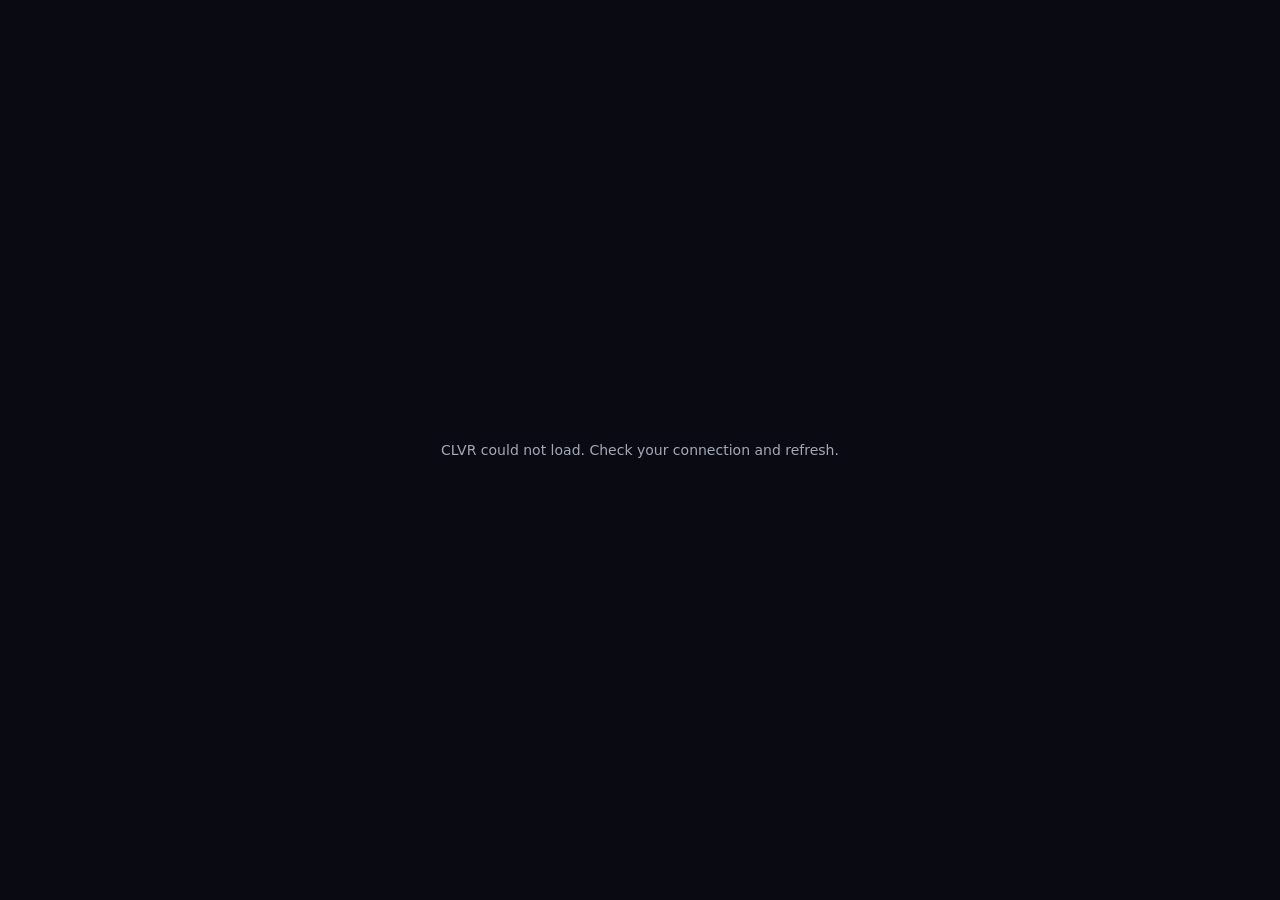
<file: app/index.html>
<!DOCTYPE html><html lang="en"><head><meta charset="utf-8"><meta name="robots" content="noindex"><title>CLVR CRM</title>
<script>location.replace('/login/'+location.hash)</script><meta http-equiv="refresh" content="0;url=/login/"></head><body><a href="/login/">Open CLVR CRM</a></body></html>
</file>
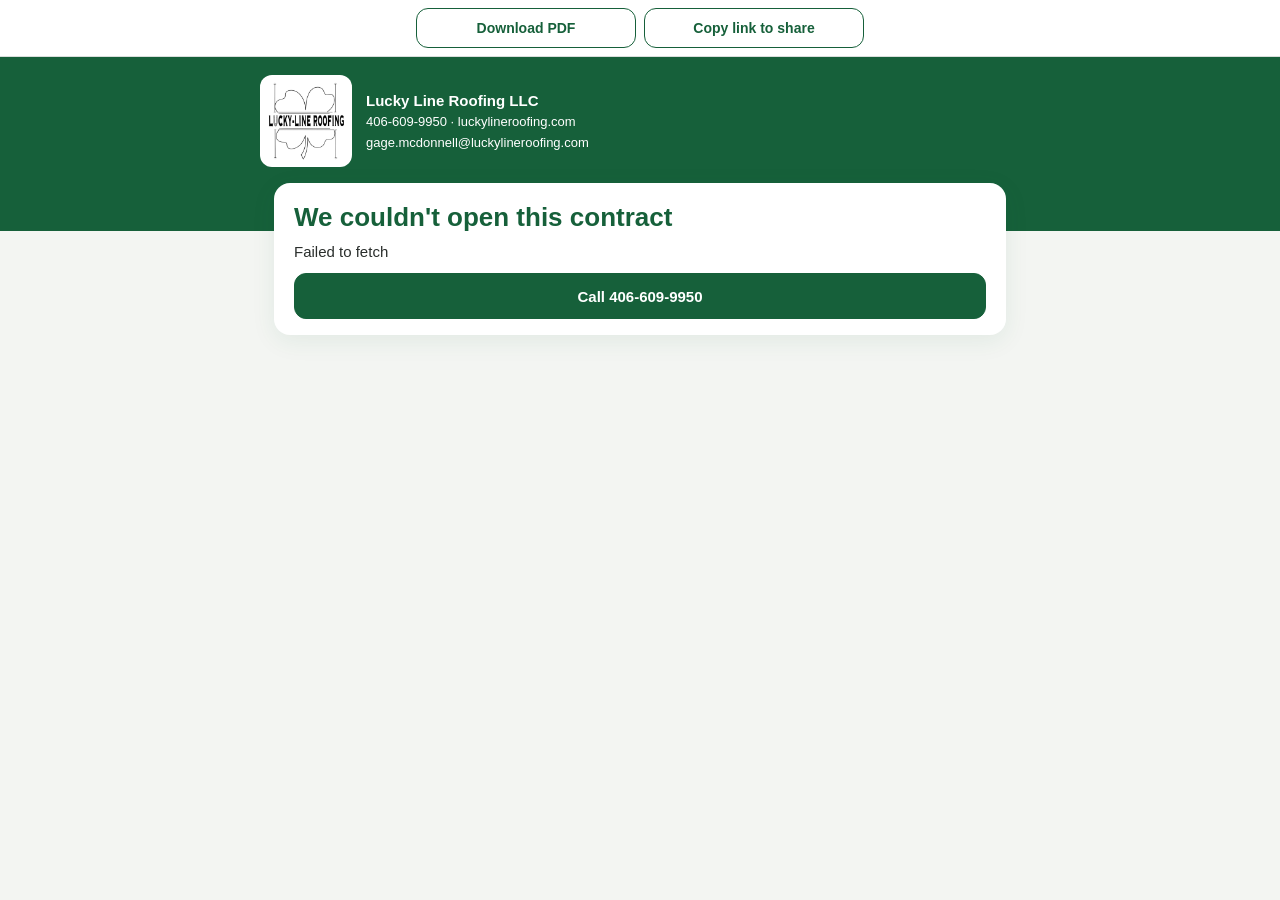
<file: contract/index.html>
<!DOCTYPE html>
<html lang="en">
<head>
<meta charset="utf-8">
<meta name="viewport" content="width=device-width,initial-scale=1,viewport-fit=cover">
<meta name="robots" content="noindex,nofollow">
<meta name="referrer" content="no-referrer">
<title>Roof contract · Lucky Line Roofing</title>
<link rel="icon" href="img/lucky-line-logo.png">
<link rel="stylesheet" href="portal.css">
<style>
.testbar{background:#FFF4D6;color:#7a5a00;text-align:center;font-weight:bold;font-size:14px;padding:8px 12px}
.bar{position:sticky;top:0;z-index:5;background:#fff;border-bottom:1px solid var(--rule);display:flex;gap:8px;padding:8px 14px;justify-content:center}
.bar .btn{min-height:40px;flex:0 1 220px;font-size:14px}
.lead td{font-size:15px}.lead .nm{font-weight:bold;color:var(--green)}
.terms{padding-left:24px;margin:0}.terms li{margin:0 0 9px}
ul.sc{padding-left:20px;margin:0 0 10px}ul.sc li{margin:0 0 5px}
.sigs{display:grid;grid-template-columns:1fr;gap:10px}@media(min-width:640px){.sigs{grid-template-columns:1fr 1fr}}
.sigblock{border:1.5px solid var(--rule);border-radius:12px;padding:10px 12px;background:#fff;break-inside:avoid}
.sigblock .lbl{font-size:12px;font-weight:bold;color:var(--muted);text-transform:uppercase;letter-spacing:.4px}
.sigblock img{width:100%;max-width:280px;height:80px;object-fit:contain;object-position:left center;display:block;border-bottom:1px solid var(--rule)}
.sigmeta{font-size:13.5px;margin-top:6px}
.box p{margin:0 0 6px}.box p:last-child{margin:0}
textarea.f2{width:100%;font:inherit;padding:11px 12px;border:1.5px solid var(--rule);border-radius:10px;resize:none;color:var(--ink);min-height:48px}
.foot{color:var(--muted);font-size:12px;margin-top:14px;border-top:1px solid var(--rule);padding-top:8px;display:flex;justify-content:space-between;gap:8px;flex-wrap:wrap}
.band .who{min-width:0;overflow-wrap:anywhere}@media(max-width:360px){.logo{width:72px;height:72px}}
.modal{position:fixed;inset:0;z-index:50;background:rgba(10,30,20,.55);display:flex;align-items:flex-end;justify-content:center;padding:12px}
@media(min-width:640px){.modal{align-items:center}}
.sheet{background:#fff;border-radius:18px;max-width:460px;width:100%;padding:18px 16px 16px;max-height:90vh;overflow:auto;box-shadow:0 10px 40px rgba(0,0,0,.25)}
.sheet h2{color:var(--green);margin:0 0 6px}.sheet .linkbox{width:100%;font:13px/1.4 "Liberation Sans",Arial,sans-serif;padding:10px;border:1.5px solid var(--rule);border-radius:10px;background:var(--cover);color:var(--ink);resize:none;margin-top:8px}
.sheet .grid{display:grid;grid-template-columns:1fr 1fr;gap:8px;margin-top:12px}.sheet .grid .btn{flex:none;width:100%}
.sheet .done{display:block;width:100%;margin-top:10px;background:none;border:0;color:var(--muted);font:bold 14px "Liberation Sans",Arial,sans-serif;padding:10px;cursor:pointer}
.copied{color:var(--green);font-weight:bold;text-align:center;min-height:20px;margin-top:8px}
.warn{background:#FDECEC;border:1.5px solid var(--high);color:var(--high);border-radius:12px;padding:12px;font-weight:bold}
@media print{.modal{display:none!important}.wrap{padding-bottom:0}.sec:last-child{margin-bottom:0}.testbar{-webkit-print-color-adjust:exact;print-color-adjust:exact}}
</style>
</head>
<body>
<div id="tb"></div>
<div class="bar no-print"><button class="btn" onclick="pdf()">Download PDF</button><button class="btn" id="cp" onclick="copyLink()">Copy link to share</button></div>
<div class="band"><div class="in"><div class="logo"><img src="img/lucky-line-logo.png" alt="Lucky Line Roofing"></div>
 <div class="who"><b>Lucky Line Roofing LLC</b><br>406-609-9950 · luckylineroofing.com<br>gage.mcdonnell@luckylineroofing.com</div></div></div>
<div class="wrap" id="app"><div class="titlecard"><h1>Loading your contract…</h1></div></div>
<script>
const SB='https://wwqjoagdnclaylllzcut.supabase.co',KEY='sb_publishable_AVIpI00DFiYwugP16-wMWQ_qENLObrc';
const T=new URLSearchParams(location.search).get('t')||'';
const esc=s=>String(s??'').replace(/[&<>"']/g,c=>({'&':'&amp;','<':'&lt;','>':'&gt;','"':'&quot;',"'":'&#39;'}[c]));
const money=n=>'$'+(Number(n)||0).toLocaleString('en-US',{minimumFractionDigits:2,maximumFractionDigits:2});
const ROOF='<svg width="30" height="16" viewBox="0 0 30 16" aria-hidden="true"><path d="M1 9 L15 2 L29 9" fill="none" stroke="#16603A" stroke-width="2"/><line x1="7" y1="14" x2="23" y2="14" stroke="#16603A" stroke-width="2"/></svg>';
const hdr=s=>`<div class="hdr"><div class="brand">${ROOF}LUCKY LINE ROOFING</div><div class="section">${esc(s)}</div></div>`;
async function call(action,p){const r=await fetch(SB+'/rest/v1/rpc/crm_contract',{method:'POST',headers:{apikey:KEY,Authorization:'Bearer '+KEY,'Content-Type':'application/json'},body:JSON.stringify({p_token:T,p_action:action,p:p||{}})});const d=await r.json().catch(()=>null);if(!r.ok)throw new Error((d&&d.message)||'Something went wrong. Please call 406-609-9950.');return d}
const A=document.getElementById('app');let V=null;
const sigCard=(lbl,s)=>`<div class="sigblock"><div class="lbl">${esc(lbl)}</div><img src="${esc(s.sig)}" alt="Signature of ${esc(s.name)}"><div class="sigmeta"><b>${esc(s.name)}</b>${s.title?', '+esc(s.title):''}<br>Signed ${esc(s.at)}</div></div>`;
function contractBody(d){
 return `<div class="titlecard"><h1>${esc(d.title)}</h1><div class="prop">${esc(d.address)}</div>
 <div class="meta">Client / Property Contact: ${esc(d.client_line)}<br>Prepared: ${esc(d.prepared)}${(d.contacts||[]).map(c=>`<br>${esc(c[0])}: ${esc(c[1])} · ${esc(c[2])}`).join('')}</div>
 <div class="tag">Shelter you can count on, service you'll remember.</div></div>
 <div class="sec">${hdr('Project Summary')}<p>${esc(d.summary)}</p><p class="muted">${esc(d.measure_note)}</p></div>
 <div class="sec">${hdr('Price')}<h2>Our proposal</h2>
 <table class="lead"><thead><tr><th>Item Description</th><th class="num">Amount</th></tr></thead><tbody><tr><td><span class="nm">${esc(d.lead[0])}</span><br>${esc(d.lead[1])}</td><td class="num">${money(d.lead[2])}</td></tr><tr class="total"><td>TOTAL INVESTMENT</td><td class="num">${money(d.total)}</td></tr></tbody></table>
 <h3>Price breakdown</h3>
 <table><thead><tr><th>Item Description</th><th class="num">Amount</th></tr></thead><tbody>${d.lines.map(l=>`<tr><td>${esc(l[0])}</td><td class="num">${money(l[1])}</td></tr>`).join('')}<tr class="total"><td>${esc(d.lines_total_label)}</td><td class="num">${money(d.total)}</td></tr></tbody></table>
 <div class="cols"><div class="box"><h4>Payment Terms</h4>${d.payment.map(x=>`<p>${esc(x)}</p>`).join('')}</div><div class="box"><h4>Warranty</h4><p>${esc(d.warranty)}</p></div></div></div>
 <div class="sec">${hdr('Scope of Work')}<ul class="sc">${d.scope.map(x=>`<li>${esc(x)}</li>`).join('')}</ul><div class="box"><h4>Important Exclusions</h4>${esc(d.exclusions)}</div></div>
 <div class="sec">${hdr('Mandatory Clauses')}${d.clauses.map(c=>`<p><b>${esc(c[0])}:</b> ${esc(c[1])}</p>`).join('')}</div>
 <div class="sec">${hdr('Addendum A')}<h2>Contract Terms &amp; Conditions</h2><ol class="terms">${d.addendum.map(c=>`<li><b>${esc(c[0])}:</b> ${esc(c[1])}</li>`).join('')}</ol></div>`}
function render(){const v=V,d=v.data;
 document.getElementById('tb').innerHTML=v.is_test?`<div class="testbar">TEST COPY · not a real contract · ${esc(v.label||'')}</div>`:'';
 document.getElementById('cp').textContent=v.role==='company'?'Send to client':'Share';
 const foot=`<div class="foot"><span><i>Shelter you can count on, service you'll remember.</i></span><span>${esc(d.footer||'')}</span></div>`;
 let acc='';
 if(v.client&&v.company){
  acc=`<div class="sec ok">${hdr('Acceptance')}<h2>Signed. Thank you${v.role==='client'?', '+esc(String(v.client.name).split(' ')[0]):''}!</h2>
  <p>Both parties have signed. This is the full agreement for ${esc(d.accept_label.toLowerCase())} at ${esc(d.address)} for <b>${money(d.total)}</b>.</p>
  <div class="sigs">${sigCard('For Lucky Line Roofing LLC',v.company)}${sigCard('Client',v.client)}</div>
  <p class="muted" style="margin-top:10px">${esc(d.after_note)}</p>${foot}</div>`;
 }else if(v.role==='company'&&!v.company){
  acc=`<div class="sec no-print" id="acc">${hdr('Lucky Line signature')}<h2>Sign for Lucky Line</h2>
  <p>This is exactly what the client will see. Lucky Line signs first; the client link only works after you sign.</p>
  <label class="f" for="nm">Your name</label><input type="text" id="nm" autocomplete="name" value="${esc(d.company_default[0])}">
  <label class="f" for="ti">Title</label><input type="text" id="ti" value="${esc(d.company_default[1])}">
  ${pad()}<div class="err" id="err" role="alert"></div><div class="row"><button class="btn p" id="go" onclick="sign()">Sign for Lucky Line</button></div></div>`;
 }else if(v.role==='company'){
  acc=`<div class="sec">${hdr('Acceptance')}<h2>Signed for Lucky Line</h2><div class="sigs">${sigCard('For Lucky Line Roofing LLC',v.company)}</div>
  ${v.changed_since_signing?'<p class="warn">The contract changed after you signed. The client cannot sign this version.</p>':''}
  <p style="margin-top:12px">Waiting for the client to sign. Send them the client link:</p>
  <div class="row no-print"><button class="btn p" onclick="openShare()">Send to client</button></div>${foot}</div>`;
 }else{
  acc=`<div class="sec" id="acc">${hdr('Acceptance')}<h2>Accept and sign</h2><div class="sigs">${sigCard('For Lucky Line Roofing LLC',v.company)}</div>
  <p style="margin-top:12px">You're accepting <b>${esc(d.accept_label)}</b> for <b>${money(d.total)}</b>.</p>
  <label class="f" for="nm">Your full name</label><input type="text" id="nm" autocomplete="name" value="${esc(d.client_default[0])}">
  <label class="f" for="ti">Signing as</label><textarea class="f2" id="ti" rows="2">${esc(d.client_default[1])}</textarea>
  <label class="f" for="em">Email (for your copy)</label><input type="email" id="em" autocomplete="email">
  ${pad()}<label class="agree"><input type="checkbox" id="ag"><span>${esc(d.agree)}</span></label>
  <div class="err" id="err" role="alert"></div><div class="row"><button class="btn p" id="go" onclick="sign()">Sign &amp; accept</button></div>${foot}</div>`;
 }
 A.innerHTML=contractBody(d)+acc;
 if(document.getElementById('pad'))setupPad()}
const pad=()=>`<label class="f">Sign with your finger</label><div class="padwrap"><canvas class="pad" id="pad" aria-label="Signature box"></canvas><div class="padline"></div></div>
 <div class="row" style="margin-top:6px"><button class="btn" style="flex:0 1 auto;min-height:38px" onclick="clearPad()">Clear signature</button></div>`;
let cv,ctx,inked=false;
function setupPad(){cv=document.getElementById('pad');const r=cv.getBoundingClientRect(),k=window.devicePixelRatio||1;cv.width=r.width*k;cv.height=r.height*k;ctx=cv.getContext('2d');ctx.scale(k,k);ctx.lineWidth=2.4;ctx.lineCap='round';ctx.lineJoin='round';ctx.strokeStyle='#14231a';inked=false;let down=false,last=null;
 const pt=e=>{const b=cv.getBoundingClientRect();return [e.clientX-b.left,e.clientY-b.top]};
 cv.onpointerdown=e=>{down=true;last=pt(e);cv.setPointerCapture(e.pointerId);e.preventDefault()};
 cv.onpointermove=e=>{if(!down)return;const p=pt(e);ctx.beginPath();ctx.moveTo(last[0],last[1]);ctx.lineTo(p[0],p[1]);ctx.stroke();last=p;inked=true;e.preventDefault()};
 cv.onpointerup=cv.onpointercancel=()=>{down=false}}
function clearPad(){if(ctx){ctx.clearRect(0,0,cv.width,cv.height);inked=false}}
function sigPng(){const k=Math.min(1,600/cv.width),c=document.createElement('canvas');c.width=Math.round(cv.width*k);c.height=Math.round(cv.height*k);const x=c.getContext('2d');x.fillStyle='#fff';x.fillRect(0,0,c.width,c.height);x.drawImage(cv,0,0,c.width,c.height);return c.toDataURL('image/png')}
async function sign(){const E=document.getElementById('err');E.textContent='';const g=id=>document.getElementById(id);const nm=g('nm').value.trim();
 if(nm.length<2){E.textContent='Please type your full name.';return}if(!inked){E.textContent='Please sign in the box.';return}
 if(g('ag')&&!g('ag').checked){E.textContent='Please check the box to accept.';return}
 const b=g('go');b.disabled=true;b.textContent='Saving…';
 try{await call('sign',{name:nm,title:g('ti').value.trim(),email:g('em')?g('em').value.trim():'',agree:g('ag')?g('ag').checked:false,signature:sigPng(),ua:navigator.userAgent});const wasCo=V.role==='company';V=await call('view');render();scrollTo({top:document.body.scrollHeight,behavior:'smooth'});if(wasCo)openShare()}
 catch(e){E.textContent=e.message;b.disabled=false;b.textContent='Try again'}}
function linkToShare(){const u=new URL(location.href);if(V&&V.role==='company'&&V.client_link_token)u.searchParams.set('t',V.client_link_token);return u.href}
function clientFirst(){const n=(V&&V.data&&V.data.client_default&&V.data.client_default[0])||'';return n.split(' ')[0]||'there'}
function shareMsg(){return `Hi ${clientFirst()}, here's your roof contract from Lucky Line Roofing for ${V.data.address}. You can review it and sign right on your phone: ${linkToShare()}`}
function copyLink(){if(V&&V.role==='company'&&!V.client_link_token){alertMsg('Sign for Lucky Line first. Then the client link is ready.');return}openShare()}
function openShare(){closeShare();const co=V.role==='company';const m=document.createElement('div');m.className='modal';m.id='share';m.setAttribute('role','dialog');m.setAttribute('aria-modal','true');m.setAttribute('aria-labelledby','shh');
 const msg=shareMsg(),subj='Your roof contract from Lucky Line Roofing';const hasShare=!!navigator.share;
 m.innerHTML=`<div class="sheet"><h2 id="shh">${co?'Now send this to your client':'Share this contract'}</h2>
 <p>${co?`You signed for Lucky Line. Send ${esc(clientFirst())} this link so they can review and sign on their phone.`:'Send this link to anyone who needs a copy.'}</p>
 <textarea class="linkbox" id="lk" rows="3" readonly>${esc(linkToShare())}</textarea>
 <div class="grid"><a class="btn p" href="sms:${/iPhone|iPad|iPod|Macintosh/.test(navigator.userAgent)?'&':'?'}body=${encodeURIComponent(msg)}">Text it</a><a class="btn p" href="mailto:?subject=${encodeURIComponent(subj)}&body=${encodeURIComponent(msg)}">Email it</a>
 ${hasShare?'<button class="btn" onclick="doShare()">Share…</button>':''}<button class="btn" onclick="doCopy()" ${hasShare?'':'style="grid-column:1/-1"'}>Copy link</button></div>
 <div class="copied" id="cpm" aria-live="polite"></div><button class="done" onclick="closeShare()">Done</button></div>`;
 m.addEventListener('click',e=>{if(e.target===m)closeShare()});document.body.appendChild(m);document.body.style.overflow='hidden'}
function closeShare(){const m=document.getElementById('share');if(m){m.remove();document.body.style.overflow=''}}
addEventListener('keydown',e=>{if(e.key==='Escape')closeShare()});
async function doShare(){try{await navigator.share({title:'Your roof contract from Lucky Line Roofing',text:shareMsg().replace(/: https?:\S+$/,':'),url:linkToShare()})}catch(e){}}
async function doCopy(){const out=document.getElementById('cpm'),lk=document.getElementById('lk');try{await navigator.clipboard.writeText(linkToShare());out.textContent='Link copied. Paste it in a text or email.'}catch(e){lk.focus();lk.select();lk.setSelectionRange(0,99999);try{document.execCommand('copy');out.textContent='Link copied. Paste it in a text or email.'}catch(_){out.textContent='Press and hold the link above to copy it.'}}}
function alertMsg(m){const E=document.getElementById('err');if(E){E.textContent=m;E.scrollIntoView({block:'center'})}}
function pdf(){print()}
(async()=>{try{V=await call('view');render()}catch(e){A.innerHTML=`<div class="titlecard"><h1>We couldn't open this contract</h1><p>${esc(e.message)}</p><div class="row"><a class="btn p" href="tel:4066099950">Call 406-609-9950</a></div></div>`}})();
let rw=innerWidth;addEventListener('resize',()=>{if(innerWidth!==rw){rw=innerWidth;if(cv&&!inked)setupPad()}});
</script>
</body>
</html>
</file>
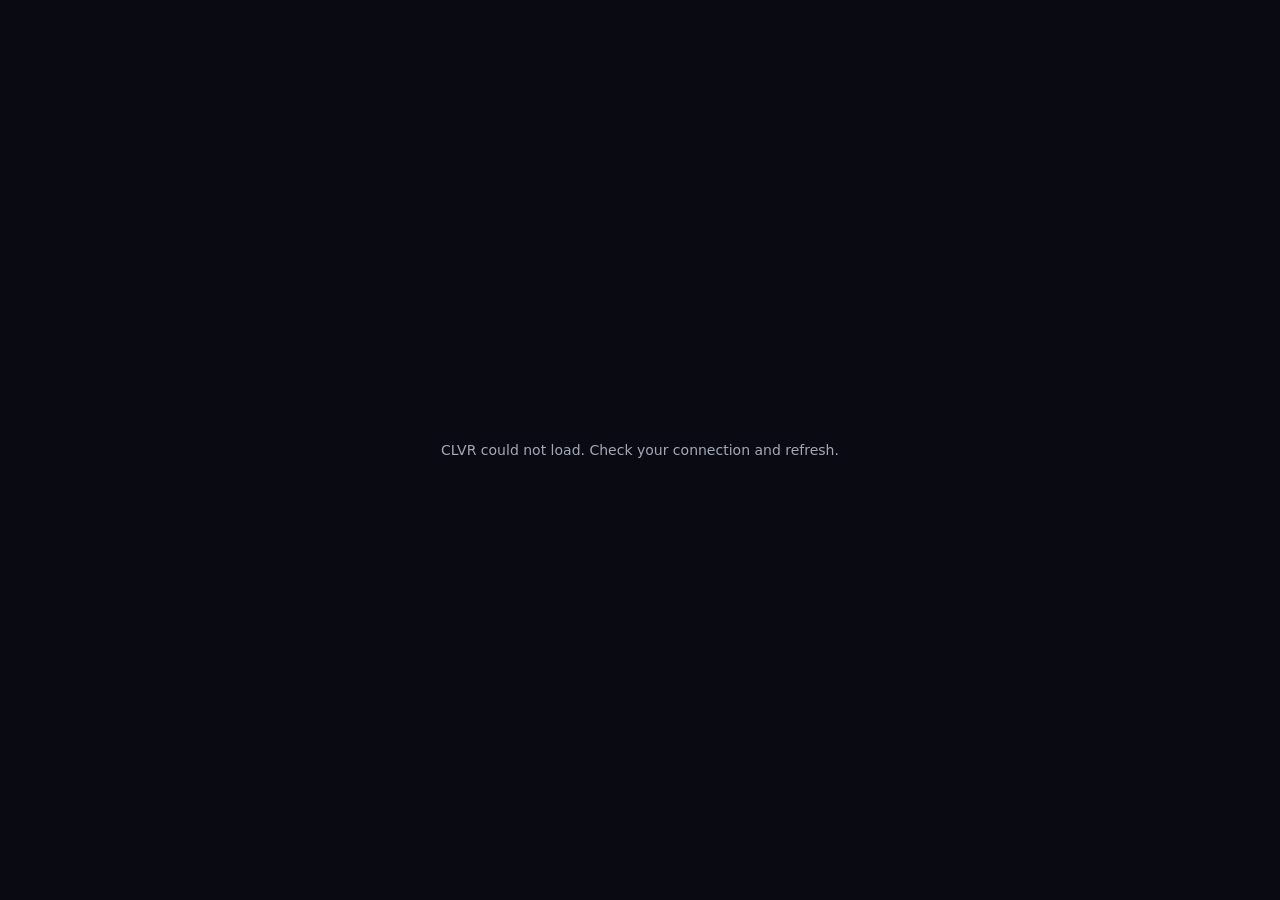
<file: login/index.html>
<!DOCTYPE html>
<html lang="en"><head><meta charset="utf-8">
<meta name="viewport" content="width=device-width,initial-scale=1,viewport-fit=cover">
<meta name="robots" content="noindex,nofollow">
<title>CLVR CRM</title>
<meta name="theme-color" content="#0a0b12">
<link rel="manifest" href="manifest.webmanifest"><link rel="apple-touch-icon" href="icons/icon-180.png"><link rel="icon" href="icons/icon-192.png">
<style>html,body{margin:0;height:100%;background:#0a0b12;color:#a3a7ba;font:14px Inter,system-ui,sans-serif;display:grid;place-items:center}</style>
</head><body><div id="boot">Loading CLVR…</div>
<script>
/* CLVR CRM runs the same app code as the team app, so both always stay in sync.
   This page pulls the latest app, points its code files at the app host, and shows it under the CLVR name. */
(async()=>{const APP='https://nomadishere.github.io/lucky-line-crm/';
 try{let h=await (await fetch(APP+'index.html',{cache:'no-store'})).text();
  h=h.replace(/(src|href)="(?!https?:|#|data:|blob:|mailto:|tel:|\$\{|manifest\.webmanifest|icons\/)([^"]+)"/g,(m,a,u)=>`${a}="${APP}${u}"`);
  document.open();document.write(h);document.close();
 }catch(e){document.getElementById('boot').textContent='CLVR could not load. Check your connection and refresh.'}})();
</script></body></html>
</file>
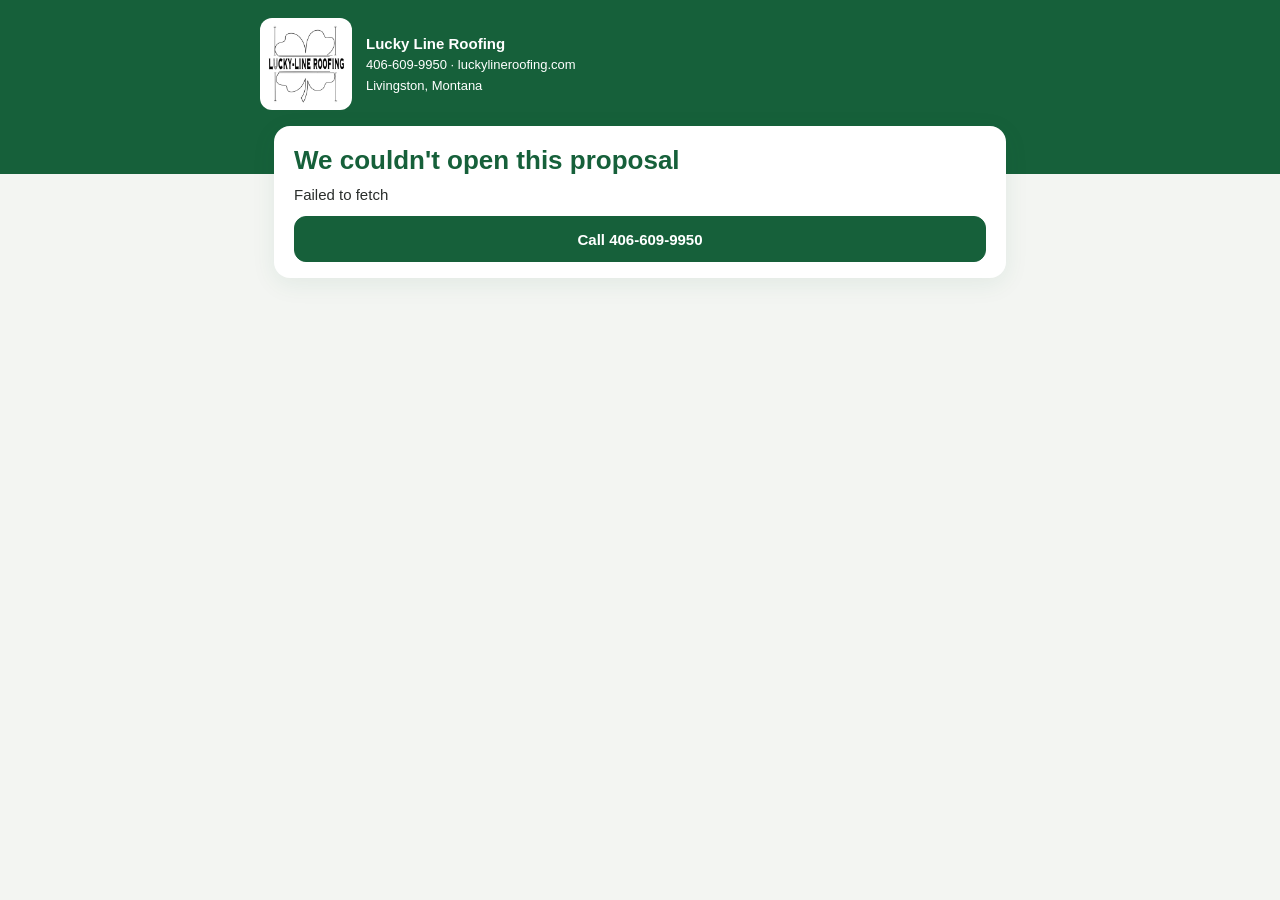
<file: proposal/index.html>
<!DOCTYPE html>
<html lang="en">
<head>
<meta charset="utf-8">
<meta name="viewport" content="width=device-width,initial-scale=1,viewport-fit=cover">
<meta name="robots" content="noindex,nofollow">
<meta name="referrer" content="no-referrer">
<title>Your roof proposal · Lucky Line Roofing</title>
<link rel="icon" href="img/lucky-line-logo.png">
<link rel="stylesheet" href="portal.css?v=3">
</head>
<body>
<div class="band"><div class="in"><div class="logo"><img src="img/lucky-line-logo.png" alt="Lucky Line Roofing"></div>
 <div class="who"><b>Lucky Line Roofing</b><br>406-609-9950 · luckylineroofing.com<br>Livingston, Montana</div></div></div>
<div class="wrap" id="app"><div class="titlecard"><h1>Loading your proposal…</h1></div></div>
<script>
const SB='https://wwqjoagdnclaylllzcut.supabase.co',KEY='sb_publishable_AVIpI00DFiYwugP16-wMWQ_qENLObrc';
const T=new URLSearchParams(location.search).get('t')||'';
const esc=s=>String(s??'').replace(/[&<>"']/g,c=>({'&':'&amp;','<':'&lt;','>':'&gt;','"':'&quot;',"'":'&#39;'}[c]));
const money=n=>'$'+(Number(n)||0).toLocaleString('en-US',{minimumFractionDigits:0,maximumFractionDigits:2});
const ROOF='<svg width="30" height="16" viewBox="0 0 30 16" aria-hidden="true"><path d="M1 9 L15 2 L29 9" fill="none" stroke="#16603A" stroke-width="2"/><line x1="7" y1="14" x2="23" y2="14" stroke="#16603A" stroke-width="2"/></svg>';
const hdr=s=>`<div class="hdr"><div class="brand">${ROOF}LUCKY LINE ROOFING</div><div class="section">${s}</div></div>`;
async function call(action,p){const r=await fetch(SB+'/rest/v1/rpc/crm_portal',{method:'POST',headers:{apikey:KEY,Authorization:'Bearer '+KEY,'Content-Type':'application/json'},body:JSON.stringify({p_token:T,p_action:action,p:p||{}})});const d=await r.json().catch(()=>null);if(!r.ok)throw new Error((d&&d.message)||'Something went wrong. Please call 406-609-9950.');return d}
const A=document.getElementById('app');let D=null,pick=null;
const PEOPLE=`<div class="sec">${hdr('Questions?')}<div class="people"><div><b>Justin Walton</b><br><a href="tel:4153005496">415-300-5496</a><br><a href="mailto:jw@luckylineroofing.com">jw@luckylineroofing.com</a></div><div><b>Gage McDonnell</b><br><a href="tel:4066099950">406-609-9950</a><br><a href="mailto:gage.mcdonnell@luckylineroofing.com">gage.mcdonnell@luckylineroofing.com</a></div></div>
 <div class="ftr"><span><i>Shelter you can count on, service you'll remember.</i></span><span>406-609-9950 · luckylineroofing.com · Format v2</span></div></div>`;
const COL={eave:"#2EA84A",rake:"#E67E22",ridge:"#D64541",hip:"#8E44AD",valley:"#2B6FD8",edge:"#16A2B8",parapet:"#FFFFFF",flashing:"#F1C40F"};
function aerialSvg(M){const lines=M.lines||[];if(!lines.length)return `<img class="aerialimg" src="${esc(M.img)}" alt="Overhead view of the roof">`;const xs=lines.flatMap(l=>[l.x1,l.x2]),ys=lines.flatMap(l=>[l.y1,l.y2]),pad=70;
 const x0=Math.max(0,Math.min(...xs)-pad),y0=Math.max(0,Math.min(...ys)-pad),x1=Math.min(1280,Math.max(...xs)+pad),y1=Math.min(1280,Math.max(...ys)+pad),W=x1-x0,k=W/1000;
 return `<svg class="aerialsvg" viewBox="${x0} ${y0} ${W} ${y1-y0}" xmlns="http://www.w3.org/2000/svg" role="img" aria-label="Overhead view of the roof with every edge measured"><image href="${esc(M.img)}" x="0" y="0" width="1280" height="1280"/>
 ${[0,1].map(pass=>lines.map(l=>`<line x1="${l.x1}" y1="${l.y1}" x2="${l.x2}" y2="${l.y2}" stroke="${pass?COL[l.type]||'#fff':'#000'}" stroke-width="${(pass?7:12)*k}" stroke-linecap="round"/>`).join('')).join('')}
 ${lines.filter(l=>l.len>=6).map(l=>{const cx=(l.x1+l.x2)/2,cy=(l.y1+l.y2)/2,t=l.len+"'",w=(t.length*17+14)*k;return `<rect x="${cx-w/2}" y="${cy-19*k}" width="${w}" height="${38*k}" rx="${7*k}" fill="#fff"/><text x="${cx}" y="${cy+10*k}" font-size="${29*k}" font-weight="bold" text-anchor="middle" fill="#0B2545" font-family="Arial,sans-serif">${t}</text>`}).join('')}</svg>`}
const m2=n=>'$'+(Number(n)||0).toLocaleString('en-US',{minimumFractionDigits:2,maximumFractionDigits:2});
function fillAdd(t,d,o){const M=d.measure||{},tot=o?+o.total:0;return String(t).replace(/\{address\}/g,d.job.address||'the project address').replace(/\{area\}/g,M.areaFt2?(+M.areaFt2).toLocaleString('en-US')+' sq ft':'the measured area').replace(/\{squares\}/g,M.squares?M.squares+' squares':'the measured squares').replace(/\{deposit\}/g,m2(tot/2)).replace(/\{balance\}/g,m2(tot/2))}
function render(){const d=D,first=d.first||'there';const opts=d.options||[];if(!pick&&d.signed)pick=d.signed.estimate_id;if(!pick&&opts.length===1)pick=opts[0].id;
 const chosen=opts.find(o=>o.id===pick);
 const M=d.measure||null,L=(M&&M.lengths)||{};const ft=n=>(Number(n)||0).toLocaleString('en-US')+' ft';
 const MEAS=M&&M.img?`<div class="sec">${hdr('Roof measurements')}<div class="tiles"><div><b>${esc((+M.areaFt2||0).toLocaleString('en-US'))}</b><span>Roof area (sq ft)</span></div><div><b>${esc(M.squares||'')}</b><span>Squares (waste incl.)</span></div><div><b>${esc(M.pitch||'')}</b><span>Pitch</span></div></div><table><thead><tr><th>Edge</th><th class="num">Length</th></tr></thead><tbody>${[['eave','Eaves'],['rake','Rakes'],['ridge','Ridge'],['hip','Hips'],['valley','Valleys']].filter(k=>+L[k[0]]).map(k=>`<tr><td>${k[1]}</td><td class="num">${ft(L[k[0]])}</td></tr>`).join('')}</tbody></table><p class="muted" style="font-size:13px">Measured from aerial imagery${M.imagery?' ('+esc(M.imagery)+')':''}. Waste is included in the price.</p></div>`:'';
 A.innerHTML=`<div class="titlecard">${M&&M.img?`<div class="cover">${aerialSvg(M)}</div>`:''}<h1>Roof Proposal</h1><div class="prop">${esc(d.job.title)}${d.job.address?'<br><span style="font-weight:normal">'+esc(d.job.address)+'</span>':''}</div>
  <div class="meta">Prepared for: ${esc(d.customer)}<br>Prepared by: Justin Walton, Lucky Line Roofing LLC<br>Good through: ${esc(d.valid_until)}</div><div class="tag">Shelter you can count on, service you'll remember.</div></div>
 ${d.signed?`<div class="sec ok"><h2>Signed. Thank you, ${esc(first)}!</h2><p>${esc(d.signed.name)} accepted <b>${esc((opts.find(o=>o.id===d.signed.estimate_id)||{}).name||'the proposal')}</b> (${money(d.signed.total)}) on ${esc(d.signed.at)}.</p><p>We'll call you shortly to set up the deposit and pick an install date. Keep this page for your records.</p><div class="row no-print"><button class="btn" onclick="print()">Print or save as PDF</button></div></div>`:''}
 <div class="sec">${hdr('A note from us')}${d.job.letter?`<div class="letter">${esc(d.job.letter.replace(/\n*Justin Walton[\s\S]*$/,'').trim())}</div>`:`<p>Hi ${esc(first)},</p><p>Thank you for having us out. We're local to Livingston, and our advice is always free, whether or not you hire us. Below is what we found and your options, explained plainly.</p>`}
  <p style="margin-top:10px">With gratitude,<br><b>Justin &amp; Gage</b><br>Lucky Line Roofing</p></div>
 ${MEAS}
 ${d.summary||(d.findings||[]).length?`<div class="sec">${hdr('What we found')}${d.summary?`<p>${esc(d.summary)}</p>`:''}${(d.findings||[]).map(f=>`<div class="find"><span class="lvl ${esc((f.severity||'').toLowerCase())}">${esc(f.severity||'')}</span> <b>${esc(f.title||f.area||'')}</b>${f.category?`<div class="muted" style="font-size:13px">${esc(f.category)}</div>`:''}<div>${esc(f.description||f.issue||'')}</div>${f.img?`<img class="fimg" src="${esc(f.img)}" alt="" loading="lazy">`:''}</div>`).join('')}
  ${d.report_url?`<div class="row no-print"><a class="btn" href="${esc(d.report_url)}" target="_blank" rel="noopener">See the full photo report</a></div>`:''}</div>`:''}
 <div class="sec">${hdr('Recommendation & Proposals')}<h2>${opts.length>1?'Your options':'Our proposal'}</h2>${opts.length>1?'<p class="muted">Tap the option you want, then sign at the bottom.</p>':''}
  ${opts.map(o=>`<label class="opt ${o.id===pick?'on':''}"><div class="top">${d.signed?'':`<input type="radio" name="opt" value="${o.id}" ${o.id===pick?'checked':''} onchange="pick='${o.id}';render()">`}<div style="flex:1;min-width:0"><div><span class="nm">${esc(o.name)}</span>${o.tier?`<span class="tier">${esc(o.tier)}</span>`:''}</div>${o.summary?`<div class="muted" style="font-size:13.5px">${esc(o.summary)}</div>`:''}</div></div>
   <table><thead><tr><th>Scope</th><th class="num">Qty</th><th class="num">Amount</th></tr></thead><tbody>${(o.lines||[]).map(l=>`<tr><td>${esc(l.item)}</td><td class="num">${esc(+l.qty)} ${esc(l.unit||'')}</td><td class="num">${money(l.amount)}</td></tr>`).join('')}<tr class="total"><td colspan="2">TOTAL INVESTMENT</td><td class="num">${money(o.total)}</td></tr></tbody></table></label>`).join('')||'<p>Your options are being finalized. Please call 406-609-9950.</p>'}
  <div class="cols"><div class="box"><h4>Warranty, Payment &amp; Schedule</h4>${esc(d.terms||'50% deposit to get on the schedule, balance at substantial completion.')}${chosen?`<br><b>Deposit due on acceptance: ${money(chosen.total/2)}</b><br><b>Balance at substantial completion: ${money(chosen.total/2)}</b>`:''}</div><div class="box"><h4>Notes &amp; Exclusions</h4>Anything outside the scope above, including hidden damage found during tear-off (like rotted decking), is only done with your written OK on a change order. Proposal good for 30 days.</div></div>
  ${d.financing_link?`<div class="row no-print"><a class="btn" href="${esc(d.financing_link)}" target="_blank" rel="noopener">See monthly payment options</a></div>`:''}</div>
 ${d.addendum?`<div class="sec">${hdr('Terms & conditions')}<div class="addn">${esc(fillAdd(d.addendum,d,chosen||opts[0]))}</div></div>`:''}
 ${!d.signed&&opts.length?`<div class="sec no-print" id="acc">${hdr('Acceptance')}<h2>Accept and sign</h2>
  <p>${chosen?`You're accepting <b>${esc(chosen.name)}</b> for <b>${money(chosen.total)}</b>.`:'<b>Pick an option above first.</b>'}</p>
  <label class="f" for="nm">Your full name</label><input type="text" id="nm" autocomplete="name" value="${esc(d.customer||'')}">
  <label class="f" for="em">Email (for your copy)</label><input type="email" id="em" autocomplete="email">
  <label class="f">Sign with your finger</label><div class="padwrap"><canvas class="pad" id="pad" aria-label="Signature box"></canvas><div class="padline"></div></div>
  <div class="row" style="margin-top:6px"><button class="btn" style="flex:0 1 auto;min-height:38px" onclick="clearPad()">Clear signature</button></div>
  <label class="agree"><input type="checkbox" id="ag"><span>I accept this proposal and the payment terms above, and authorize Lucky Line Roofing LLC to do the work.</span></label>
  <div class="err" id="err" role="alert"></div><div class="row"><button class="btn p" id="go" onclick="sign()">Sign &amp; accept</button></div></div>`:''}
 ${PEOPLE}`;
 if(!d.signed&&opts.length)setupPad()}
let pad,ctx,inked=false;
function setupPad(){pad=document.getElementById('pad');const r=pad.getBoundingClientRect(),k=window.devicePixelRatio||1;pad.width=r.width*k;pad.height=r.height*k;ctx=pad.getContext('2d');ctx.scale(k,k);ctx.lineWidth=2.4;ctx.lineCap='round';ctx.lineJoin='round';ctx.strokeStyle='#14231a';inked=false;let down=false,last=null;
 const pt=e=>{const b=pad.getBoundingClientRect();return [e.clientX-b.left,e.clientY-b.top]};
 pad.onpointerdown=e=>{down=true;last=pt(e);pad.setPointerCapture(e.pointerId);e.preventDefault()};
 pad.onpointermove=e=>{if(!down)return;const p=pt(e);ctx.beginPath();ctx.moveTo(last[0],last[1]);ctx.lineTo(p[0],p[1]);ctx.stroke();last=p;inked=true;e.preventDefault()};
 pad.onpointerup=pad.onpointercancel=()=>{down=false}}
function clearPad(){if(ctx){ctx.clearRect(0,0,pad.width,pad.height);inked=false}}
function sigPng(){const k=Math.min(1,600/pad.width),c=document.createElement('canvas');c.width=Math.round(pad.width*k);c.height=Math.round(pad.height*k);const x=c.getContext('2d');x.fillStyle='#fff';x.fillRect(0,0,c.width,c.height);x.drawImage(pad,0,0,c.width,c.height);return c.toDataURL('image/png')}
async function sign(){const E=document.getElementById('err');E.textContent='';const nm=document.getElementById('nm').value.trim();
 if(!pick){E.textContent='Pick an option above first.';return}if(nm.length<2){E.textContent='Please type your full name.';return}if(!inked){E.textContent='Please sign in the box.';return}if(!document.getElementById('ag').checked){E.textContent='Please check the box to accept.';return}
 const b=document.getElementById('go');b.disabled=true;b.textContent='Signing…';
 try{await call('sign',{estimate_id:pick,name:nm,email:document.getElementById('em').value.trim(),signature:sigPng(),ua:navigator.userAgent});D=await call('view');render();scrollTo({top:0,behavior:'smooth'})}catch(e){E.textContent=e.message;b.disabled=false;b.textContent='Sign & accept'}}
(async()=>{try{D=await call('view');if(D.report_url&&/^https:\/\/useroofly\.com\/p\//.test(D.report_url)&&!/[?&]classic=1/.test(location.search)){location.replace(D.report_url+(D.report_url.indexOf('?')>-1?'&':'?')+'ct='+T);return}render()}catch(e){A.innerHTML=`<div class="titlecard"><h1>We couldn't open this proposal</h1><p>${esc(e.message)}</p><div class="row"><a class="btn p" href="tel:4066099950">Call 406-609-9950</a></div></div>`}})();
addEventListener('resize',()=>{if(pad&&!inked)setupPad()});
</script>
</body>
</html>
</file>
<file: css/site.css>
/* CLVR CRM marketing site
   z-index ladder: hero canvas 0 < content 1 < decor (pointer-events none) 2 < sticky mobile CTA 30 < top nav 40 < dialogs 60 < toast 80 */
:root{
  color-scheme:dark;
  --night:#06080c; --night2:#0a0e14; --panel:rgba(255,255,255,.045); --panel2:rgba(255,255,255,.07);
  --line:rgba(255,255,255,.09); --line2:rgba(255,255,255,.16);
  --ink:#eef3ea; --muted:#9aa59a; --dim:#6d776d;
  --leaf:#6fbd4a; --leaf-hi:#a9dd86; --leaf-deep:#245f20; --mint:#7ee8b4;
  --gold:#f2c466; --red:#ff4d5e; --yellow:#ffd07a;
  --display:'Sora','Inter',system-ui,sans-serif; --body:'Inter',system-ui,-apple-system,sans-serif;
  --pad:max(20px,env(safe-area-inset-left,0px)); --max:1180px; --r:22px;
}
*{box-sizing:border-box}
html{background:var(--night);scroll-behavior:smooth;-webkit-text-size-adjust:100%}
@media (prefers-reduced-motion:reduce){html{scroll-behavior:auto}}
body{margin:0;background:var(--night);color:var(--ink);font:16px/1.6 var(--body);-webkit-font-smoothing:antialiased;overflow-x:hidden}
img{max-width:100%;display:block}
a{color:var(--leaf-hi)}
:focus-visible{outline:2px solid var(--leaf-hi);outline-offset:3px;border-radius:8px}
.wrap{max-width:var(--max);margin:0 auto;padding:0 var(--pad)}
.sr{position:absolute;width:1px;height:1px;overflow:hidden;clip:rect(0 0 0 0);white-space:nowrap}
section{position:relative;z-index:1}
h1,h2,h3{font-family:var(--display);letter-spacing:-.02em;line-height:1.08;margin:0;text-wrap:balance}
h2{font-size:clamp(32px,5.4vw,56px);font-weight:700}
h3{font-size:clamp(20px,2.4vw,24px);font-weight:600}
p{margin:0;text-wrap:pretty}
.eyebrow{display:inline-flex;align-items:center;gap:8px;font-size:13px;font-weight:600;letter-spacing:.14em;text-transform:uppercase;color:var(--leaf-hi)}
.eyebrow::before{content:'';width:18px;height:2px;border-radius:2px;background:linear-gradient(90deg,var(--leaf),transparent)}
.lede{font-size:clamp(17px,2vw,20px);color:var(--muted);max-width:60ch}
.grad{background:linear-gradient(100deg,#d8f5c4 0%,var(--leaf-hi) 35%,var(--mint) 70%,#d8f5c4 100%);background-size:200% 100%;-webkit-background-clip:text;background-clip:text;color:transparent;animation:sheen 8s linear infinite}
@keyframes sheen{to{background-position:-200% 0}}
@media (prefers-reduced-motion:reduce){.grad{animation:none}}

/* buttons */
.btn{--h:52px;display:inline-flex;align-items:center;justify-content:center;gap:10px;min-height:var(--h);padding:0 24px;border-radius:999px;font:600 16px/1 var(--body);text-decoration:none;cursor:pointer;border:0;white-space:nowrap;transition:transform .2s ease,box-shadow .2s ease,background .2s}
.btn.p{color:#0b1a07;background:linear-gradient(180deg,#c7ef9f,var(--leaf) 55%,#4e9e33);box-shadow:0 10px 30px -8px rgba(111,189,74,.6),inset 0 1px 0 rgba(255,255,255,.5)}
.btn.p:hover{transform:translateY(-2px);box-shadow:0 16px 40px -8px rgba(111,189,74,.75),inset 0 1px 0 rgba(255,255,255,.5)}
.btn.g{color:var(--ink);background:var(--panel2);border:1px solid var(--line2);backdrop-filter:blur(10px)}
.btn.g:hover{background:rgba(255,255,255,.11)}
.btn.sm{--h:42px;padding:0 18px;font-size:15px}
.btn svg{width:18px;height:18px;flex:none}

/* nav */
.nav{position:fixed;top:0;left:0;right:0;z-index:40;padding-top:env(safe-area-inset-top,0px);transition:background .3s,border-color .3s,backdrop-filter .3s;border-bottom:1px solid transparent}
.nav.solid{background:rgba(6,8,12,.72);backdrop-filter:blur(18px) saturate(1.4);-webkit-backdrop-filter:blur(18px) saturate(1.4);border-color:var(--line)}
.nav .wrap{display:flex;align-items:center;gap:16px;height:68px}
.brand{display:flex;align-items:center;gap:5px;text-decoration:none;color:var(--ink);font:700 21px/1 var(--display);letter-spacing:-.01em;flex:none}
.brand svg{width:34px;height:34px;filter:drop-shadow(0 3px 6px rgba(0,0,0,.4))}
.brand i{font-style:normal;font-weight:300;font-size:.6em;letter-spacing:.08em;color:var(--muted);margin-left:3px;align-self:center;transform:translateY(1px)}
.links{display:flex;gap:4px;margin:0 auto}
.links a{color:var(--muted);text-decoration:none;font-size:15px;font-weight:500;padding:10px 12px;border-radius:10px}
.links a:hover{color:var(--ink);background:var(--panel)}
.nav .acts{display:flex;gap:8px;align-items:center;margin-left:auto}
@media (max-width:920px){.links{display:none}}
@media (max-width:520px){.nav .acts .btn.p{display:none}.brand{font-size:19px}}

/* hero */
.hero{min-height:100svh;display:flex;align-items:center;padding:calc(96px + env(safe-area-inset-top,0px)) 0 64px;overflow:hidden;isolation:isolate}
#gl{position:absolute;inset:0;width:100%;height:100%;z-index:0;display:block;touch-action:pan-y}
.hero::after{content:'';position:absolute;inset:auto 0 0;height:180px;background:linear-gradient(transparent,var(--night));z-index:1;pointer-events:none}
.hero .aura{position:absolute;inset:-20% -10% auto auto;width:70vw;height:70vw;max-width:900px;max-height:900px;border-radius:50%;background:radial-gradient(closest-side,rgba(111,189,74,.22),transparent 70%);z-index:0;pointer-events:none}
.hero .wrap{position:relative;z-index:2;display:grid;grid-template-columns:1.05fr .95fr;gap:24px;align-items:center;width:100%}
.hero h1{font-size:clamp(40px,6.6vw,80px);font-weight:700}
.hero .lede{margin-top:22px}
.hero .ctas{display:flex;flex-wrap:wrap;gap:12px;margin-top:32px}
.hero .micro{margin-top:18px;color:var(--dim);font-size:14px;display:flex;flex-wrap:wrap;gap:6px 18px}
.hero .micro span::before{content:'✓';color:var(--leaf);margin-right:6px;font-weight:700}
.stage{position:relative;aspect-ratio:1/1;width:100%;max-width:560px;justify-self:end;pointer-events:none}
.stage .chip{position:absolute;display:flex;align-items:center;gap:10px;padding:10px 14px;border-radius:14px;background:rgba(10,14,20,.66);border:1px solid var(--line2);backdrop-filter:blur(12px);-webkit-backdrop-filter:blur(12px);font-size:14px;box-shadow:0 20px 40px -20px rgba(0,0,0,.8);white-space:nowrap}
.stage .chip b{font:700 18px/1 var(--display);font-variant-numeric:tabular-nums}
.stage .chip .dot{width:10px;height:10px;border-radius:50%;flex:none}
.chip.c1{top:9%;left:0}.chip.c2{bottom:14%;right:0}.chip.c3{bottom:2%;left:8%}
.chip.c1 .dot{background:var(--mint);box-shadow:0 0 12px var(--mint)}
.chip.c2 .dot{background:var(--gold);box-shadow:0 0 12px var(--gold)}
.chip.c3 .dot{background:var(--leaf);box-shadow:0 0 12px var(--leaf)}
.floaty{animation:floaty 6s ease-in-out infinite}.floaty.d2{animation-delay:-2s}.floaty.d3{animation-delay:-4s}
@keyframes floaty{50%{transform:translateY(-10px)}}
@media (prefers-reduced-motion:reduce){.floaty{animation:none}}
.stage .fallback{position:absolute;inset:14%;display:none}
.no-gl .stage .fallback{display:block}
@media (max-width:860px){
  .hero{align-items:flex-start;padding-top:calc(80px + env(safe-area-inset-top,0px))}
  .hero .wrap{grid-template-columns:1fr;gap:0}
  .stage{order:-1;max-width:300px;width:72%;justify-self:center;margin:-14px 0 4px}
  .stage .chip{font-size:12px;padding:7px 10px;gap:7px;border-radius:12px}.stage .chip b{font-size:14px}
  .chip.c1{top:4%;left:-14%}.chip.c2{bottom:4%;right:-14%}.chip.c3{display:none}
  .hero h1{font-size:clamp(36px,10.4vw,56px)}
  .hero .lede{margin-top:14px;font-size:16px}
  .hero .ctas{margin-top:22px}.hero .ctas .btn{flex:1 1 auto}
  .hero .eyebrow{font-size:11.5px;letter-spacing:.1em}
}

/* proof strip */
.proof{border-block:1px solid var(--line);background:linear-gradient(180deg,rgba(255,255,255,.02),transparent)}
.proof .wrap{display:grid;grid-template-columns:repeat(4,1fr);gap:0}
.proof .s{padding:28px 18px;text-align:center;border-left:1px solid var(--line)}
.proof .s:first-child{border-left:0}
.proof b{display:block;font:700 clamp(28px,3.6vw,40px)/1 var(--display);letter-spacing:-.02em;font-variant-numeric:tabular-nums}
.proof span{display:block;margin-top:8px;color:var(--muted);font-size:14px}
@media (max-width:760px){.proof .wrap{grid-template-columns:1fr 1fr}.proof .s:nth-child(3){border-left:0}.proof .s:nth-child(n+3){border-top:1px solid var(--line)}}

/* generic section */
.sec{padding:clamp(80px,12vw,150px) 0}
.head{max-width:760px}
.head.c{margin:0 auto;text-align:center}
.head.c .lede{margin-left:auto;margin-right:auto}
.head h2{margin:14px 0 18px}

/* reveal */
.rv{opacity:0;transform:translateY(28px);transition:opacity .9s cubic-bezier(.2,.7,.2,1),transform .9s cubic-bezier(.2,.7,.2,1)}
.rv.in{opacity:1;transform:none}
.rv.d1{transition-delay:.08s}.rv.d2{transition-delay:.16s}.rv.d3{transition-delay:.24s}
.no-js .rv,.calm .rv{opacity:1;transform:none}

/* pain cards */
.pains{display:grid;grid-template-columns:repeat(4,1fr);gap:16px;margin-top:56px}
.card{position:relative;background:var(--panel);border:1px solid var(--line);border-radius:var(--r);padding:26px;overflow:hidden}
.card::before{content:'';position:absolute;inset:0;border-radius:inherit;padding:1px;background:linear-gradient(160deg,rgba(255,255,255,.14),transparent 40%);-webkit-mask:linear-gradient(#000 0 0) content-box,linear-gradient(#000 0 0);-webkit-mask-composite:xor;mask-composite:exclude;pointer-events:none}
.pain .ic{width:44px;height:44px;border-radius:12px;display:grid;place-items:center;background:rgba(255,77,94,.12);color:var(--red);margin-bottom:18px}
.pain .ic svg{width:22px;height:22px}
.pain h3{font-size:19px;margin-bottom:10px}
.pain p{color:var(--muted);font-size:15px}
.pain .cost{margin-top:16px;font-size:13px;font-weight:600;color:#ff8f9a;letter-spacing:.02em}
@media (max-width:1000px){.pains{grid-template-columns:1fr 1fr}}
@media (max-width:560px){.pains{grid-template-columns:1fr}}

/* feature split */
.split{display:grid;grid-template-columns:1fr 1fr;gap:clamp(32px,6vw,90px);align-items:center}
.split.rev .media{order:-1}
@media (min-width:861px){.measure .media{position:sticky;top:110px;align-self:start}}
.split .txt .lede{margin-top:18px}
.ticks{list-style:none;padding:0;margin:28px 0 0;display:grid;gap:14px}
.ticks li{display:grid;grid-template-columns:26px 1fr;gap:12px;color:var(--ink)}
.ticks li::before{content:'';width:26px;height:26px;border-radius:8px;background:rgba(111,189,74,.16) url("data:image/svg+xml,%3Csvg xmlns='http://www.w3.org/2000/svg' viewBox='0 0 24 24' fill='none' stroke='%23a9dd86' stroke-width='3' stroke-linecap='round' stroke-linejoin='round'%3E%3Cpath d='M5 12l5 5 9-10'/%3E%3C/svg%3E") center/15px no-repeat}
.ticks li span{color:var(--muted)}
.ticks li b{font-weight:600}
@media (max-width:860px){.split{grid-template-columns:1fr}.split.rev .media{order:0}}

/* phone frame */
.phone{position:relative;width:min(340px,80vw);aspect-ratio:393/852;margin:0 auto;border-radius:48px;padding:10px;background:linear-gradient(145deg,#2a2f36,#0c0f13 40%,#1c2026);box-shadow:0 0 0 1px rgba(255,255,255,.08),0 50px 100px -30px rgba(0,0,0,.9),0 30px 80px -40px rgba(111,189,74,.35)}
.phone .scr{width:100%;height:100%;border-radius:38px;overflow:hidden;background:#0a0b12;position:relative}
.phone .scr img{width:100%;height:100%;object-fit:cover;object-position:top}
.phone .scr .ph{position:absolute;inset:0;display:grid;place-content:center;text-align:center;color:var(--dim);font-size:14px;padding:20px}
.phone::after{content:'';position:absolute;top:20px;left:50%;width:30%;height:26px;transform:translateX(-50%);background:#000;border-radius:20px}
.duo{position:relative;display:flex;justify-content:center;align-items:flex-end;gap:0}
.duo .phone{width:min(290px,62vw)}
.duo .phone.back{position:absolute;right:2%;top:-6%;width:min(250px,52vw);transform:rotate(6deg);opacity:.9;z-index:-1}
.duo .phone.front{margin-right:30%;transform:rotate(-3deg)}
@media (max-width:860px){.duo .phone.front{margin-right:24%}}

/* measure feature */
.measure{background:radial-gradient(1200px 600px at 80% 20%,rgba(111,189,74,.12),transparent 60%),radial-gradient(800px 500px at 0% 100%,rgba(126,232,180,.06),transparent 60%)}
.badge{display:inline-flex;align-items:center;gap:8px;padding:7px 12px;border-radius:999px;background:rgba(242,196,102,.12);border:1px solid rgba(242,196,102,.35);color:var(--gold);font-size:13px;font-weight:600;letter-spacing:.04em}
.roofbox{position:relative;border-radius:28px;overflow:hidden;border:1px solid var(--line2);background:#0b1210;aspect-ratio:4/3.3;box-shadow:0 40px 90px -40px rgba(0,0,0,.9)}
.roofbox .sat{position:absolute;inset:0;background:
  radial-gradient(120% 90% at 30% 20%,#2d3a2a,#141c15 60%,#0b100c);}
.roofbox .sat::before{content:'';position:absolute;inset:0;opacity:.5;background-image:
  repeating-linear-gradient(90deg,rgba(255,255,255,.025) 0 2px,transparent 2px 7px),repeating-linear-gradient(0deg,rgba(0,0,0,.18) 0 3px,transparent 3px 11px)}
.roofbox svg{position:absolute;inset:0;width:100%;height:100%}
.roofbox .facet{fill:rgba(111,189,74,.0);stroke:none;transition:fill 1s}
.roofbox.on .facet{fill:rgba(111,189,74,.18)}
.roofbox .edge{fill:none;stroke-width:3;stroke-linecap:round;stroke-linejoin:round}
.roofbox .scan{position:absolute;left:0;right:0;height:120px;top:-120px;background:linear-gradient(transparent,rgba(126,232,180,.22),transparent);pointer-events:none}
.roofbox.on .scan{animation:scan 2.4s ease-in-out 1}
@keyframes scan{to{top:100%}}
.readout{position:absolute;left:14px;right:14px;bottom:14px;display:grid;grid-template-columns:repeat(4,1fr);gap:8px}
.readout div{background:rgba(6,10,8,.72);border:1px solid var(--line2);backdrop-filter:blur(10px);-webkit-backdrop-filter:blur(10px);border-radius:14px;padding:10px 12px}
.readout b{display:block;font:700 clamp(17px,2.2vw,22px)/1.1 var(--display);font-variant-numeric:tabular-nums}
.readout span{font-size:12px;color:var(--muted)}
.legend{position:absolute;top:14px;left:14px;display:flex;flex-wrap:wrap;gap:6px;font-size:12px;max-width:calc(100% - 28px)}
.legend span{display:inline-flex;align-items:center;gap:6px;padding:5px 9px;border-radius:999px;background:rgba(6,10,8,.72);border:1px solid var(--line)}
.legend i{width:14px;height:3px;border-radius:2px}
@media (max-width:520px){.roofbox{aspect-ratio:4/4.4}.readout{gap:5px;left:8px;right:8px;bottom:8px}.readout div{padding:7px 8px;border-radius:10px}.readout b{font-size:15px}.readout span{font-size:10.5px}.legend{gap:4px;font-size:11px}.legend span{padding:4px 7px}}
.race{margin-top:30px;display:grid;gap:10px}
.race .row{display:grid;grid-template-columns:110px 1fr auto;gap:12px;align-items:center;font-size:14px}
.race .row .nm{color:var(--muted);font-weight:500}
.race .row.me .nm{color:var(--ink);font-weight:700}
.race .bar{height:10px;border-radius:99px;background:var(--panel2);overflow:hidden}
.race .bar i{display:block;height:100%;width:0;border-radius:inherit;background:linear-gradient(90deg,#6b737b,#a2a9b0);transition:width 1.6s cubic-bezier(.2,.7,.2,1)}
.race .row.me .bar i{background:linear-gradient(90deg,var(--leaf),var(--mint));box-shadow:0 0 16px rgba(126,232,180,.6)}
.race .val{font-variant-numeric:tabular-nums;color:var(--muted);min-width:96px;text-align:right}
.race .row.me .val{color:var(--mint);font-weight:700}
.race .note{font-size:12px;color:var(--dim)}

/* 60-minute steps */
.steps{display:grid;grid-template-columns:repeat(3,1fr);gap:16px;margin-top:56px;counter-reset:s}
.step{counter-increment:s}
.step .n{display:flex;align-items:center;justify-content:space-between;margin-bottom:18px}
.step .n::before{content:counter(s,decimal-leading-zero);font:700 15px/1 var(--display);color:var(--leaf-hi);padding:7px 10px;border-radius:9px;background:rgba(111,189,74,.12)}
.step .n span{font:600 13px/1 var(--body);color:var(--muted);font-variant-numeric:tabular-nums}
.step h3{margin-bottom:10px}
.step p{color:var(--muted);font-size:15px}
.timeline{margin-top:28px;height:8px;border-radius:99px;background:var(--panel2);position:relative;overflow:hidden}
.timeline i{position:absolute;inset:0 auto 0 0;width:0;background:linear-gradient(90deg,var(--mint),var(--yellow) 70%,var(--red));border-radius:inherit}
.tl-lab{display:flex;justify-content:space-between;margin-top:10px;font-size:13px;color:var(--dim)}
@media (max-width:860px){.steps{grid-template-columns:1fr}}

/* urgency orbs demo */
.orbs{display:flex;gap:18px;justify-content:center;flex-wrap:wrap;margin:46px 0 10px}
.orb{position:relative;width:96px;height:96px;display:grid;place-items:center;text-align:center}
.orb svg{position:absolute;inset:0;width:100%;height:100%;transform:rotate(-90deg)}
.orb .bg{fill:none;stroke:rgba(255,255,255,.08);stroke-width:5}
.orb .fg{fill:none;stroke-width:5;stroke-linecap:round;stroke-dasharray:283;transition:stroke-dashoffset 1s linear}
.orb .core{width:66px;height:66px;border-radius:50%;display:grid;place-content:center;font:700 14px/1.1 var(--display);font-variant-numeric:tabular-nums}
.orb .core small{display:block;font:500 10px/1.2 var(--body);color:var(--muted);margin-top:2px}
.orb.r .fg{stroke:var(--red)}.orb.r .core{background:radial-gradient(circle,rgba(255,77,94,.35),rgba(255,77,94,.08));box-shadow:0 0 30px rgba(255,77,94,.45)}
.orb.y .fg{stroke:var(--yellow)}.orb.y .core{background:radial-gradient(circle,rgba(255,208,122,.25),rgba(255,208,122,.05))}
.orb.g .fg{stroke:var(--mint)}.orb.g .core{background:radial-gradient(circle,rgba(126,232,180,.22),rgba(126,232,180,.04))}
.orb.r{animation:pulse 1.6s ease-in-out infinite}
@keyframes pulse{50%{transform:scale(1.07)}}
@media (prefers-reduced-motion:reduce){.orb.r{animation:none}}

/* clover chat */
.chat{max-width:440px;margin:0 auto;background:rgba(12,16,22,.8);border:1px solid var(--line2);border-radius:28px;padding:18px;box-shadow:0 40px 90px -40px rgba(0,0,0,.9),0 0 0 1px rgba(111,189,74,.08);backdrop-filter:blur(12px)}
.chat .top{display:flex;align-items:center;gap:12px;padding-bottom:14px;border-bottom:1px solid var(--line)}
.chat .top img{width:46px;height:54px}
.chat .top b{display:block;font:700 16px/1.2 var(--display)}
.chat .top span{font-size:13px;color:var(--mint)}
.msgs{display:flex;flex-direction:column;gap:10px;padding:16px 0 6px;min-height:330px}
.msg{max-width:86%;padding:11px 14px;border-radius:18px;font-size:15px;line-height:1.45;opacity:0;transform:translateY(8px);transition:opacity .4s,transform .4s}
.msg.show{opacity:1;transform:none}
.msg.me{align-self:flex-end;background:linear-gradient(180deg,#3d8f2c,#2d6f20);border-bottom-right-radius:6px}
.msg.ai{align-self:flex-start;background:var(--panel2);border:1px solid var(--line);border-bottom-left-radius:6px}
.typing{display:inline-flex;gap:4px}.typing i{width:6px;height:6px;border-radius:50%;background:var(--muted);animation:blink 1s infinite}.typing i:nth-child(2){animation-delay:.15s}.typing i:nth-child(3){animation-delay:.3s}
@keyframes blink{50%{opacity:.25}}
.sugg{display:flex;flex-wrap:wrap;gap:8px;margin-top:10px}
.sugg span{font-size:13px;padding:7px 11px;border-radius:999px;border:1px solid var(--line2);color:var(--muted)}

/* training / contest */
.tiles{display:grid;grid-template-columns:repeat(3,1fr);gap:16px;margin-top:56px}
.tile .big{font:700 clamp(34px,4vw,46px)/1 var(--display);letter-spacing:-.02em;margin:14px 0 6px;font-variant-numeric:tabular-nums}
.tile p{color:var(--muted);font-size:15px}
.tile .k{font-size:13px;font-weight:600;letter-spacing:.1em;text-transform:uppercase;color:var(--dim)}
.board{margin-top:16px;display:grid;gap:8px}
.board div{display:grid;grid-template-columns:22px 1fr auto;gap:10px;align-items:center;font-size:14px;padding:8px 10px;border-radius:12px;background:rgba(255,255,255,.03)}
.board div:first-child{background:rgba(242,196,102,.1);border:1px solid rgba(242,196,102,.25)}
.board em{font-style:normal;color:var(--muted);font-variant-numeric:tabular-nums}
@media (max-width:900px){.tiles{grid-template-columns:1fr}}

/* everything grid */
.grid6{display:grid;grid-template-columns:repeat(3,1fr);gap:16px;margin-top:56px}
.feat .ic{width:42px;height:42px;border-radius:12px;display:grid;place-items:center;background:rgba(111,189,74,.12);color:var(--leaf-hi);margin-bottom:16px}
.feat .ic svg{width:21px;height:21px}
.feat h3{font-size:18px;margin-bottom:8px}
.feat p{color:var(--muted);font-size:15px}
.soon{display:inline-block;margin-left:6px;font:600 11px/1 var(--body);letter-spacing:.06em;text-transform:uppercase;color:var(--gold);padding:4px 7px;border-radius:6px;background:rgba(242,196,102,.1);vertical-align:2px}
@media (max-width:900px){.grid6{grid-template-columns:1fr 1fr}}
@media (max-width:560px){.grid6{grid-template-columns:1fr}}

/* compare table */
.tablewrap{margin-top:52px;border:1px solid var(--line2);border-radius:var(--r);overflow:auto;background:var(--panel);-webkit-overflow-scrolling:touch}
table{width:100%;border-collapse:collapse;min-width:760px;font-size:15px}
th,td{padding:16px 18px;text-align:left;border-bottom:1px solid var(--line);vertical-align:top}
tr:last-child td{border-bottom:0}
thead th{font:600 14px/1.3 var(--body);color:var(--muted);position:sticky;top:0;background:#0d1117}
thead th.me{color:#0b1a07;background:linear-gradient(180deg,#c7ef9f,var(--leaf));font-weight:700}
td.me{background:rgba(111,189,74,.08);color:var(--ink);font-weight:600}
td{color:var(--muted)}
td:first-child,th:first-child{color:var(--ink);font-weight:600;min-width:200px;position:sticky;left:0;background:#0b0f14;z-index:1}
thead th:first-child{z-index:2;background:#0d1117}
.y{color:var(--mint)}.n{color:#ff8f9a}
.fine{margin-top:14px;font-size:13px;color:var(--dim)}
.fine a{color:var(--muted)}

/* story */
.story{display:grid;grid-template-columns:.9fr 1.1fr;gap:clamp(30px,6vw,80px);align-items:center}
.quote{font:600 clamp(24px,3.2vw,34px)/1.25 var(--display);letter-spacing:-.015em}
.quote::before{content:'“';display:block;font-size:80px;line-height:.6;color:var(--leaf);margin-bottom:16px}
.story .who{margin-top:22px;color:var(--muted);font-size:15px}
.story .who b{color:var(--ink)}
@media (max-width:860px){.story{grid-template-columns:1fr}}

/* faq */
.faq{max-width:820px;margin:48px auto 0;display:grid;gap:12px}
.faq details{background:var(--panel);border:1px solid var(--line);border-radius:18px;padding:0 22px}
.faq summary{list-style:none;cursor:pointer;padding:20px 32px 20px 0;font:600 17px/1.4 var(--body);position:relative}
.faq summary::-webkit-details-marker{display:none}
.faq summary::after{content:'+';position:absolute;right:0;top:16px;font-size:24px;color:var(--leaf-hi);transition:transform .25s}
.faq details[open] summary::after{transform:rotate(45deg)}
.faq details p{padding:0 0 20px;color:var(--muted)}

/* final cta + form */
.final{padding:clamp(80px,12vw,140px) 0 calc(120px + env(safe-area-inset-bottom,0px));background:radial-gradient(900px 500px at 50% 0%,rgba(111,189,74,.16),transparent 70%)}
.formcard{max-width:640px;margin:44px auto 0;padding:clamp(22px,4vw,36px)}
.fgrid{display:grid;grid-template-columns:1fr 1fr;gap:14px}
.fgrid .full{grid-column:1/-1}
label.f{display:block;font-size:14px;font-weight:600;margin-bottom:6px;color:var(--ink)}
.fin{width:100%;min-height:50px;border-radius:14px;border:1px solid var(--line2);background:rgba(0,0,0,.3);color:var(--ink);font:16px/1.3 var(--body);padding:12px 14px}
.fin:focus{outline:none;border-color:var(--leaf);box-shadow:0 0 0 3px rgba(111,189,74,.25)}
select.fin{appearance:none;background-image:url("data:image/svg+xml,%3Csvg xmlns='http://www.w3.org/2000/svg' viewBox='0 0 24 24' fill='none' stroke='%239aa59a' stroke-width='2.5'%3E%3Cpath d='M6 9l6 6 6-6'/%3E%3C/svg%3E");background-repeat:no-repeat;background-position:right 14px center;background-size:16px;padding-right:40px}
textarea.fin{min-height:90px;resize:vertical}
.hp{position:absolute;left:-9999px;width:1px;height:1px;overflow:hidden}
.formcard .btn{width:100%;margin-top:18px}
.fmsg{margin-top:12px;font-size:15px;text-align:center;min-height:1.5em}
.fmsg.ok{color:var(--mint)}.fmsg.err{color:#ff8f9a}
.formcard .alt{margin-top:14px;text-align:center;color:var(--muted);font-size:14px}
@media (max-width:560px){.fgrid{grid-template-columns:1fr}}

/* footer */
footer{border-top:1px solid var(--line);padding:36px 0 calc(110px + env(safe-area-inset-bottom,0px));color:var(--dim);font-size:14px}
footer .wrap{display:flex;flex-wrap:wrap;gap:16px 28px;align-items:center;justify-content:space-between}
footer a{color:var(--muted);text-decoration:none}
footer nav{display:flex;flex-wrap:wrap;gap:6px 20px}
@media (min-width:861px){footer{padding-bottom:36px}.final{padding-bottom:clamp(80px,12vw,140px)}}

/* sticky mobile CTA (lives in its own bar; content has bottom padding so nothing hides under it) */
.mbar{position:fixed;left:0;right:0;bottom:0;z-index:30;display:none;gap:10px;padding:12px var(--pad) calc(12px + env(safe-area-inset-bottom,0px));background:rgba(6,8,12,.82);backdrop-filter:blur(16px);-webkit-backdrop-filter:blur(16px);border-top:1px solid var(--line);transform:translateY(110%);transition:transform .35s ease}
.mbar.on{transform:none}
.mbar .btn{flex:1}
.mbar .btn.g{flex:0 0 auto}
@media (max-width:860px){.mbar{display:flex}}
.mbar.hide{transform:translateY(110%)}

/* toast */
.toast{position:fixed;left:50%;top:calc(80px + env(safe-area-inset-top,0px));transform:translate(-50%,-20px);z-index:80;opacity:0;pointer-events:none;background:#12201a;border:1px solid rgba(126,232,180,.4);color:var(--ink);padding:12px 18px;border-radius:14px;transition:.3s;font-size:15px;max-width:calc(100% - 32px)}
.toast.on{opacity:1;transform:translate(-50%,0)}

.swipe{display:none;margin-top:10px;font-size:13px;color:var(--dim);text-align:right}
@media (max-width:860px){.swipe{display:block}}

/* in-app screens */
.inapp{display:flex;justify-content:center;gap:clamp(18px,4vw,56px);margin-top:clamp(50px,8vw,90px)}
.inapp figure,.strip figure{margin:0;text-align:center}
.inapp .phone{width:min(280px,42vw)}
figcaption{margin-top:16px;font-size:14px;color:var(--muted);font-weight:500}
.browser{margin:52px auto 0;max-width:1040px;border-radius:16px;overflow:hidden;border:1px solid var(--line2);background:#0c0f14;box-shadow:0 50px 100px -40px rgba(0,0,0,.95),0 30px 80px -50px rgba(111,189,74,.4)}
.browser .bar{display:flex;align-items:center;gap:7px;padding:11px 14px;border-bottom:1px solid var(--line);background:#11151b}
.browser .bar i{width:11px;height:11px;border-radius:50%;background:#2c323a}
.browser .bar span{margin-left:12px;font-size:12.5px;color:var(--dim);background:rgba(255,255,255,.04);padding:4px 12px;border-radius:7px}
.strip{display:grid;grid-template-columns:repeat(4,1fr);gap:20px;margin-top:40px}
.strip .phone{width:100%;border-radius:36px;padding:8px}.strip .phone .scr{border-radius:29px}.strip .phone::after{top:15px;height:20px}
@media (max-width:860px){.strip{display:flex;overflow-x:auto;scroll-snap-type:x mandatory;margin-inline:calc(-1*var(--pad));padding:0 var(--pad) 10px;gap:16px;-webkit-overflow-scrolling:touch}.strip figure{flex:0 0 62%;scroll-snap-align:center}}
@media (max-width:560px){.inapp .phone{width:44vw;border-radius:30px;padding:6px}.inapp .phone .scr{border-radius:25px}.inapp .phone::after{top:12px;height:16px}.inapp{gap:12px}}

/* ===== HERO FILM: 5 app screens with words over the scene =====
   z ladder inside .film: glow 0 < phone 1 < chip 2 < words 3 < bar 4 */
.film{position:relative;width:100%;max-width:600px;justify-self:end}
.f-stage{position:relative;aspect-ratio:1/1.06;perspective:1400px;overflow:visible}
.f-glow{position:absolute;right:-6%;top:6%;width:70%;aspect-ratio:1;border-radius:50%;background:radial-gradient(closest-side,rgba(111,189,74,.32),rgba(126,232,180,.08) 55%,transparent 72%);z-index:0;pointer-events:none;animation:glow 5s ease-in-out infinite}
@keyframes glow{50%{transform:scale(1.08);opacity:.8}}
.f-scene{position:absolute;inset:0;visibility:hidden;pointer-events:none}
.f-scene.on{visibility:visible}
.f-scene.out{visibility:visible}
/* phone */
.f-phone{position:absolute;right:3%;top:2%;width:45%;z-index:1;padding:7px;border-radius:38px;background:linear-gradient(150deg,#2a3430,#0b0f0d 40%,#1b2320);box-shadow:0 60px 90px -40px rgba(0,0,0,.95),0 0 0 1px rgba(255,255,255,.12) inset,0 0 60px -10px rgba(111,189,74,.35);transform-style:preserve-3d;transform:rotateY(-16deg) rotateX(5deg) rotateZ(1.5deg);opacity:0}
.f-phone .scr{position:relative;border-radius:31px;overflow:hidden;aspect-ratio:1179/2556;background:#0a0e14}
.f-phone .scr::after{content:'';position:absolute;inset:0;background:linear-gradient(115deg,rgba(255,255,255,.14),transparent 32%);pointer-events:none}
.f-phone img{display:block;width:100%;height:100%;object-fit:cover;transform-origin:var(--ox,50%) var(--oy,40%)}
.f-scene.on .f-phone{animation:flyIn .9s .28s cubic-bezier(.16,1,.3,1) both}
.f-scene.on .f-phone img{animation:push 5.2s .5s ease-in-out both}
.f-scene.out .f-phone{animation:flyOut .32s ease-in both}
@keyframes flyIn{0%{opacity:0;transform:translate3d(38%,6%,-260px) rotateY(-48deg) rotateX(10deg) rotateZ(6deg)}100%{opacity:1;transform:rotateY(-16deg) rotateX(5deg) rotateZ(1.5deg)}}
@keyframes flyOut{0%{opacity:1;transform:rotateY(-16deg) rotateX(5deg) rotateZ(1.5deg)}100%{opacity:0;transform:translate3d(-24%,-2%,-200px) rotateY(10deg) scale(.86)}}
@keyframes push{0%{transform:scale(1)}100%{transform:scale(1.16)}}
/* tap ripple on the key button */
.tap{position:absolute;width:34px;height:34px;margin:-17px 0 0 -17px;border-radius:50%;background:rgba(255,255,255,.35);box-shadow:0 0 0 2px rgba(255,255,255,.8);opacity:0;pointer-events:none}
.f-scene.on .tap{animation:tap 1.3s 2.6s ease-out both}
@keyframes tap{0%{opacity:0;transform:scale(.4)}20%{opacity:1;transform:scale(.8)}100%{opacity:0;transform:scale(2.6)}}
/* callout chip */
.f-chip{position:absolute;right:-3%;bottom:15%;z-index:2;display:flex;align-items:center;gap:8px;padding:9px 13px;border-radius:14px;background:rgba(10,14,20,.78);border:1px solid var(--line2);backdrop-filter:blur(12px);-webkit-backdrop-filter:blur(12px);box-shadow:0 20px 40px -18px rgba(0,0,0,.9);font-size:13.5px;color:var(--ink);white-space:nowrap;opacity:0}
.f-chip b{font:700 16px/1 var(--display);font-variant-numeric:tabular-nums}
.f-chip .dot{width:9px;height:9px;border-radius:50%;background:var(--leaf);box-shadow:0 0 10px var(--leaf)}
.f-chip.red .dot{background:var(--red);box-shadow:0 0 10px var(--red)}
.f-chip.ok .dot{background:var(--mint);box-shadow:0 0 10px var(--mint)}
.f-chip img{display:block}
.f-scene.on .f-chip{animation:chip .6s 1.5s cubic-bezier(.2,1.5,.4,1) both}
.f-scene.out .f-chip{opacity:0}
@keyframes chip{0%{opacity:0;transform:translateY(10px) scale(.7)}100%{opacity:1;transform:none}}
/* words over the scene */
.f-words{position:absolute;left:0;top:16%;width:64%;z-index:3}
.f-words::before{content:'';position:absolute;inset:-30% -20% -30% -30%;background:radial-gradient(closest-side,rgba(6,8,12,.82),rgba(6,8,12,.5) 60%,transparent);z-index:-1;pointer-events:none}
.f-k{display:block;font:600 11.5px/1 var(--body);letter-spacing:.14em;text-transform:uppercase;color:var(--leaf-hi);opacity:0}
.f-h{margin:12px 0 0;font:700 clamp(30px,4.1vw,52px)/1.02 var(--display);letter-spacing:-.02em;color:var(--ink)}
.f-h em{display:block;font-style:normal;padding-bottom:.06em}
.f-h em .w{background:linear-gradient(110deg,var(--leaf-hi),var(--mint));-webkit-background-clip:text;background-clip:text;color:transparent;-webkit-text-fill-color:transparent}
.f-h .w{display:inline-block;opacity:0;will-change:transform,filter}
.f-s{display:block;margin-top:12px;font-size:15px;line-height:1.4;color:var(--muted);opacity:0}
.f-words .byr{display:inline-flex;align-items:center;gap:6px;min-height:28px;margin-top:10px;font-size:13px;color:var(--muted);text-decoration:none;white-space:nowrap;opacity:0}
.f-words .byr svg{width:15px;height:15px;color:var(--leaf-hi)}
.f-words .byr b{color:var(--ink);font-weight:600}
.f-words .byr:hover{color:var(--ink)}
.f-scene.on .byr{pointer-events:auto}
.f-scene.on .f-k{animation:fadeUp .5s .35s both}
.f-scene.on .f-h .w{animation:wordIn .7s calc(.45s + var(--d) * .07s) cubic-bezier(.2,.9,.3,1) both}
.f-scene.on .f-s,.f-scene.on .byr{animation:fadeUp .6s 1.25s both}
.f-scene.out .f-words{opacity:0;transform:translateY(-14px);transition:opacity .28s,transform .28s}
@keyframes wordIn{0%{opacity:0;transform:translateY(26px) rotate(3deg);filter:blur(10px)}100%{opacity:1;transform:none;filter:none}}
@keyframes fadeUp{0%{opacity:0;transform:translateY(10px)}100%{opacity:1;transform:none}}
/* progress bar */
.f-bar{position:relative;z-index:4;display:flex;align-items:center;gap:12px;margin-top:6px}
.f-bar .segs{flex:1;display:grid;grid-template-columns:repeat(5,1fr);gap:6px}
.segs button{height:28px;padding:0;border:0;background:none;cursor:pointer;display:flex;align-items:center}
.segs i{position:relative;display:block;width:100%;height:4px;border-radius:4px;background:rgba(255,255,255,.13);overflow:hidden}
.segs i::after{content:'';position:absolute;inset:0;background:linear-gradient(90deg,var(--leaf),var(--mint));transform:scaleX(0);transform-origin:left}
.segs .done i::after{transform:scaleX(1)}
.segs .run i::after{animation:fill 5.2s linear forwards}
.film.paused .segs .run i::after,.film.held .segs .run i::after,.film.offscreen .segs .run i::after{animation-play-state:paused}
@keyframes fill{to{transform:scaleX(1)}}
.reel-pp{width:32px;height:32px;border-radius:50%;border:1px solid var(--line2);background:rgba(10,14,20,.6);color:var(--muted);display:grid;place-items:center;cursor:pointer;flex:none}
.reel-pp svg{width:14px;height:14px;fill:none;stroke:currentColor;stroke-width:2.6;stroke-linecap:round;stroke-linejoin:round}
.reel-pp .pl{display:none;fill:currentColor;stroke:none}.film.paused .reel-pp .pl{display:block}.film.paused .reel-pp .ps{display:none}
@media (prefers-reduced-motion:reduce){
  .f-scene.on .f-phone{animation:fade .5s .3s both;transform:rotateY(-16deg) rotateX(5deg) rotateZ(1.5deg)}
  .f-scene.on .f-phone img,.f-scene.on .tap,.f-glow{animation:none}
  .f-scene.on .f-h .w,.f-scene.on .f-k,.f-scene.on .f-s,.f-scene.on .byr,.f-scene.on .f-chip{animation:fade .5s .4s both}
  .segs .run i::after{animation-duration:8s}
}
@keyframes fade{from{opacity:0}to{opacity:1}}
@media (max-width:860px){
  .film{order:-1;max-width:none;margin:-6px 0 18px}
  .f-stage{aspect-ratio:1/1.02}
  .f-phone{width:46%;padding:5px;border-radius:28px}.f-phone .scr{border-radius:24px}
  .f-words{top:12%;width:66%}
  .f-h{font-size:clamp(26px,7.8vw,38px)}
  .f-s{font-size:13.5px;margin-top:8px}
  .f-k{font-size:10.5px}
  .f-chip{font-size:12px;padding:7px 10px;gap:6px;border-radius:12px}.f-chip b{font-size:14px}
  .f-words .byr{font-size:12px}
}
@media (max-width:400px){.f-words .byr .pw{display:none}}
@media (max-width:860px){.f-chip{right:-1%;bottom:10%}.f-words{width:58%}}
</file>
<file: contract/portal.css>
/* Lucky Line Roofing customer pages (proposal + invoice). House style from the VFW / American Legion packages. */
:root{--green:#16603A;--tint:#EAF2EC;--cover:#F3F5F2;--ink:#2A2E2C;--muted:#5F6763;--rule:#D9DEDB;--critical:#8E1B1B;--high:#C0392B;--medium:#B7791F}
*{box-sizing:border-box}
html,body{margin:0;background:var(--cover);color:var(--ink);font:15px/1.5 "Liberation Sans",Arial,Helvetica,sans-serif;-webkit-text-size-adjust:100%}
.wrap{max-width:760px;margin:0 auto;padding:0 14px 40px}
.band{background:var(--green);color:#fff;padding:18px 14px 64px}
.band .in{max-width:760px;margin:0 auto;display:flex;gap:14px;align-items:center}
.logo{width:92px;height:92px;flex:none;background:#fff;border-radius:12px;padding:6px}
.logo img{width:100%;height:100%;object-fit:contain;display:block}
.band .who{font-size:13px;line-height:1.55}
.band .who b{font-size:15px}
.titlecard{background:#fff;border-radius:16px;padding:20px 20px 16px;margin:-48px 0 14px;box-shadow:0 6px 24px rgba(22,96,58,.08)}
.titlecard h1{color:var(--green);font-size:26px;line-height:1.15;margin:0 0 8px}
.titlecard .prop{font-weight:bold;font-size:17px;margin:0 0 8px}
.titlecard .meta{color:var(--muted);font-size:13.5px;line-height:1.7}
.tag{color:var(--green);font-style:italic;font-size:13.5px;margin-top:10px}
.sec{background:#fff;border-radius:16px;padding:18px 18px 14px;margin-top:12px}
.hdr{display:flex;justify-content:space-between;align-items:center;border-bottom:1.5px solid var(--green);padding-bottom:7px;margin-bottom:14px;gap:10px}
.hdr .brand{display:flex;align-items:center;gap:8px;color:var(--green);font-weight:bold;font-size:13px;letter-spacing:.2px}
.hdr .section{color:var(--muted);font-size:12.5px}
h2{font-size:22px;margin:0 0 8px}
h3{color:var(--green);font-size:17px;margin:14px 0 6px}
p{margin:0 0 10px}
.letter{white-space:pre-wrap}
.find{padding:8px 0;border-top:1px solid var(--rule)}.find:first-child{border-top:0}
.lvl{font-weight:bold;font-size:12.5px;text-transform:capitalize}.lvl.high{color:var(--high)}.lvl.medium{color:var(--medium)}.lvl.low,.lvl.easy{color:var(--green)}.lvl.critical{color:var(--critical)}
table{width:100%;border-collapse:collapse;font-size:13.5px;margin:8px 0 0}
th{background:var(--green);color:#fff;text-align:left;padding:7px 9px;font-weight:bold}
td{padding:7px 9px;border-bottom:1px solid var(--rule);vertical-align:top}
tr:nth-child(even) td{background:#F7FAF8}
.num{text-align:right;white-space:nowrap}
tr.total td{background:var(--green);color:#fff;font-weight:bold;font-size:15px}
.opt{border:2px solid var(--rule);border-radius:14px;padding:14px;margin-top:12px;cursor:pointer;display:block}
.opt.on{border-color:var(--green);box-shadow:0 0 0 3px rgba(22,96,58,.15)}
.opt .top{display:flex;gap:10px;align-items:flex-start}
.opt input{width:22px;height:22px;accent-color:var(--green);flex:none;margin:2px 0 0}
.opt .nm{font-weight:bold;font-size:17px;color:var(--green)}
.opt .tier{display:inline-block;font-size:11.5px;font-weight:bold;color:var(--green);background:var(--tint);border-radius:20px;padding:2px 9px;margin-left:4px}
.cols{display:grid;grid-template-columns:1fr;gap:10px;margin-top:12px}
@media (min-width:640px){.cols{grid-template-columns:1fr 1fr}}
.box{background:var(--tint);border-radius:12px;padding:12px 14px;font-size:13.5px}
.box h4{color:var(--green);margin:0 0 6px;font-size:14px}
label.f{display:block;font-weight:bold;font-size:13px;margin:12px 0 5px}
input[type=text],input[type=email]{width:100%;font:inherit;padding:11px 12px;border:1.5px solid var(--rule);border-radius:10px;background:#fff;color:var(--ink)}
input:focus{outline:none;border-color:var(--green)}
.padwrap{position:relative;margin-top:4px}
canvas.pad{width:100%;height:170px;border:1.5px dashed var(--green);border-radius:12px;background:#fff;touch-action:none;display:block}
.padline{position:absolute;left:18px;right:18px;bottom:36px;border-top:1px solid var(--rule);pointer-events:none}
.row{display:flex;gap:8px;flex-wrap:wrap;align-items:center;margin-top:10px}
.btn{display:inline-flex;align-items:center;justify-content:center;gap:6px;min-height:46px;padding:0 18px;border-radius:12px;border:1.5px solid var(--green);background:#fff;color:var(--green);font:bold 15px "Liberation Sans",Arial,sans-serif;cursor:pointer;text-decoration:none;flex:1 1 160px;text-align:center}
.btn.p{background:var(--green);color:#fff}
.btn[disabled]{opacity:.5}
.agree{display:flex;gap:10px;align-items:flex-start;margin-top:12px;font-size:13.5px}
.agree input{width:22px;height:22px;accent-color:var(--green);flex:none;margin:0}
.err{color:var(--high);font-weight:bold;margin-top:8px;min-height:1px}
.ok{background:var(--tint);border:2px solid var(--green);border-radius:14px;padding:16px}
.ok h2{color:var(--green)}
.people{display:grid;grid-template-columns:1fr;gap:8px;font-size:13.5px}
@media (min-width:640px){.people{grid-template-columns:1fr 1fr}}
.people a{color:var(--green)}
.ftr{border-top:1px solid var(--rule);margin-top:18px;padding-top:8px;color:var(--muted);font-size:12px;display:flex;justify-content:space-between;gap:8px;flex-wrap:wrap}
.big{font-size:30px;font-weight:bold;color:var(--green)}
.muted{color:var(--muted)}
@media print{html,body{background:#fff}.no-print{display:none!important}.sec,.titlecard{box-shadow:none;break-inside:avoid}}
</file>
<file: proposal/portal.css>
/* Lucky Line Roofing customer pages (proposal + invoice). House style from the VFW / American Legion packages. */
:root{--green:#16603A;--tint:#EAF2EC;--cover:#F3F5F2;--ink:#2A2E2C;--muted:#5F6763;--rule:#D9DEDB;--critical:#8E1B1B;--high:#C0392B;--medium:#B7791F}
*{box-sizing:border-box}
html,body{margin:0;background:var(--cover);color:var(--ink);font:15px/1.5 "Liberation Sans",Arial,Helvetica,sans-serif;-webkit-text-size-adjust:100%}
.wrap{max-width:760px;margin:0 auto;padding:0 14px 40px}
.band{background:var(--green);color:#fff;padding:18px 14px 64px}
.band .in{max-width:760px;margin:0 auto;display:flex;gap:14px;align-items:center}
.logo{width:92px;height:92px;flex:none;background:#fff;border-radius:12px;padding:6px}
.logo img{width:100%;height:100%;object-fit:contain;display:block}
.band .who{font-size:13px;line-height:1.55}
.band .who b{font-size:15px}
.titlecard{background:#fff;border-radius:16px;padding:20px 20px 16px;margin:-48px 0 14px;box-shadow:0 6px 24px rgba(22,96,58,.08)}
.titlecard h1{color:var(--green);font-size:26px;line-height:1.15;margin:0 0 8px}
.titlecard .prop{font-weight:bold;font-size:17px;margin:0 0 8px}
.titlecard .meta{color:var(--muted);font-size:13.5px;line-height:1.7}
.tag{color:var(--green);font-style:italic;font-size:13.5px;margin-top:10px}
.sec{background:#fff;border-radius:16px;padding:18px 18px 14px;margin-top:12px}
.hdr{display:flex;justify-content:space-between;align-items:center;border-bottom:1.5px solid var(--green);padding-bottom:7px;margin-bottom:14px;gap:10px}
.hdr .brand{display:flex;align-items:center;gap:8px;color:var(--green);font-weight:bold;font-size:13px;letter-spacing:.2px}
.hdr .section{color:var(--muted);font-size:12.5px}
h2{font-size:22px;margin:0 0 8px}
h3{color:var(--green);font-size:17px;margin:14px 0 6px}
p{margin:0 0 10px}
.letter{white-space:pre-wrap}
.find{padding:8px 0;border-top:1px solid var(--rule)}.find:first-child{border-top:0}
.lvl{font-weight:bold;font-size:12.5px;text-transform:capitalize}.lvl.high{color:var(--high)}.lvl.medium{color:var(--medium)}.lvl.low,.lvl.easy{color:var(--green)}.lvl.critical{color:var(--critical)}
table{width:100%;border-collapse:collapse;font-size:13.5px;margin:8px 0 0}
th{background:var(--green);color:#fff;text-align:left;padding:7px 9px;font-weight:bold}
td{padding:7px 9px;border-bottom:1px solid var(--rule);vertical-align:top}
tr:nth-child(even) td{background:#F7FAF8}
.num{text-align:right;white-space:nowrap}
tr.total td{background:var(--green);color:#fff;font-weight:bold;font-size:15px}
.opt{border:2px solid var(--rule);border-radius:14px;padding:14px;margin-top:12px;cursor:pointer;display:block}
.opt.on{border-color:var(--green);box-shadow:0 0 0 3px rgba(22,96,58,.15)}
.opt .top{display:flex;gap:10px;align-items:flex-start}
.opt input{width:22px;height:22px;accent-color:var(--green);flex:none;margin:2px 0 0}
.opt .nm{font-weight:bold;font-size:17px;color:var(--green)}
.opt .tier{display:inline-block;font-size:11.5px;font-weight:bold;color:var(--green);background:var(--tint);border-radius:20px;padding:2px 9px;margin-left:4px}
.cols{display:grid;grid-template-columns:1fr;gap:10px;margin-top:12px}
@media (min-width:640px){.cols{grid-template-columns:1fr 1fr}}
.box{background:var(--tint);border-radius:12px;padding:12px 14px;font-size:13.5px}
.box h4{color:var(--green);margin:0 0 6px;font-size:14px}
label.f{display:block;font-weight:bold;font-size:13px;margin:12px 0 5px}
input[type=text],input[type=email]{width:100%;font:inherit;padding:11px 12px;border:1.5px solid var(--rule);border-radius:10px;background:#fff;color:var(--ink)}
input:focus{outline:none;border-color:var(--green)}
.padwrap{position:relative;margin-top:4px}
canvas.pad{width:100%;height:170px;border:1.5px dashed var(--green);border-radius:12px;background:#fff;touch-action:none;display:block}
.padline{position:absolute;left:18px;right:18px;bottom:36px;border-top:1px solid var(--rule);pointer-events:none}
.row{display:flex;gap:8px;flex-wrap:wrap;align-items:center;margin-top:10px}
.btn{display:inline-flex;align-items:center;justify-content:center;gap:6px;min-height:46px;padding:0 18px;border-radius:12px;border:1.5px solid var(--green);background:#fff;color:var(--green);font:bold 15px "Liberation Sans",Arial,sans-serif;cursor:pointer;text-decoration:none;flex:1 1 160px;text-align:center}
.btn.p{background:var(--green);color:#fff}
.btn[disabled]{opacity:.5}
.agree{display:flex;gap:10px;align-items:flex-start;margin-top:12px;font-size:13.5px}
.agree input{width:22px;height:22px;accent-color:var(--green);flex:none;margin:0}
.err{color:var(--high);font-weight:bold;margin-top:8px;min-height:1px}
.ok{background:var(--tint);border:2px solid var(--green);border-radius:14px;padding:16px}
.ok h2{color:var(--green)}
.people{display:grid;grid-template-columns:1fr;gap:8px;font-size:13.5px}
@media (min-width:640px){.people{grid-template-columns:1fr 1fr}}
.people a{color:var(--green)}
.ftr{border-top:1px solid var(--rule);margin-top:18px;padding-top:8px;color:var(--muted);font-size:12px;display:flex;justify-content:space-between;gap:8px;flex-wrap:wrap}
.big{font-size:30px;font-weight:bold;color:var(--green)}
.muted{color:var(--muted)}
@media print{html,body{background:#fff}.no-print{display:none!important}.sec,.titlecard{box-shadow:none;break-inside:avoid}}


.aerial{display:block;width:100%;border-radius:10px;margin:8px 0}
.tiles{display:flex;gap:8px;margin:10px 0;flex-wrap:wrap}.tiles>div{flex:1 1 90px;background:#eef5ef;border-radius:10px;padding:10px;text-align:center}.tiles b{display:block;font-size:18px;color:#16603A}.tiles span{font-size:13px;color:#4a5a4f}
.fimg{display:block;width:100%;max-width:520px;border-radius:8px;margin-top:8px}
.addn{white-space:pre-wrap;font-size:14px;line-height:1.5}

.cover{margin:0 0 12px;border-radius:10px;overflow:hidden;background:#e9eee9}.cover svg,.cover img{display:block;width:100%;height:auto;max-height:340px}
</file>
